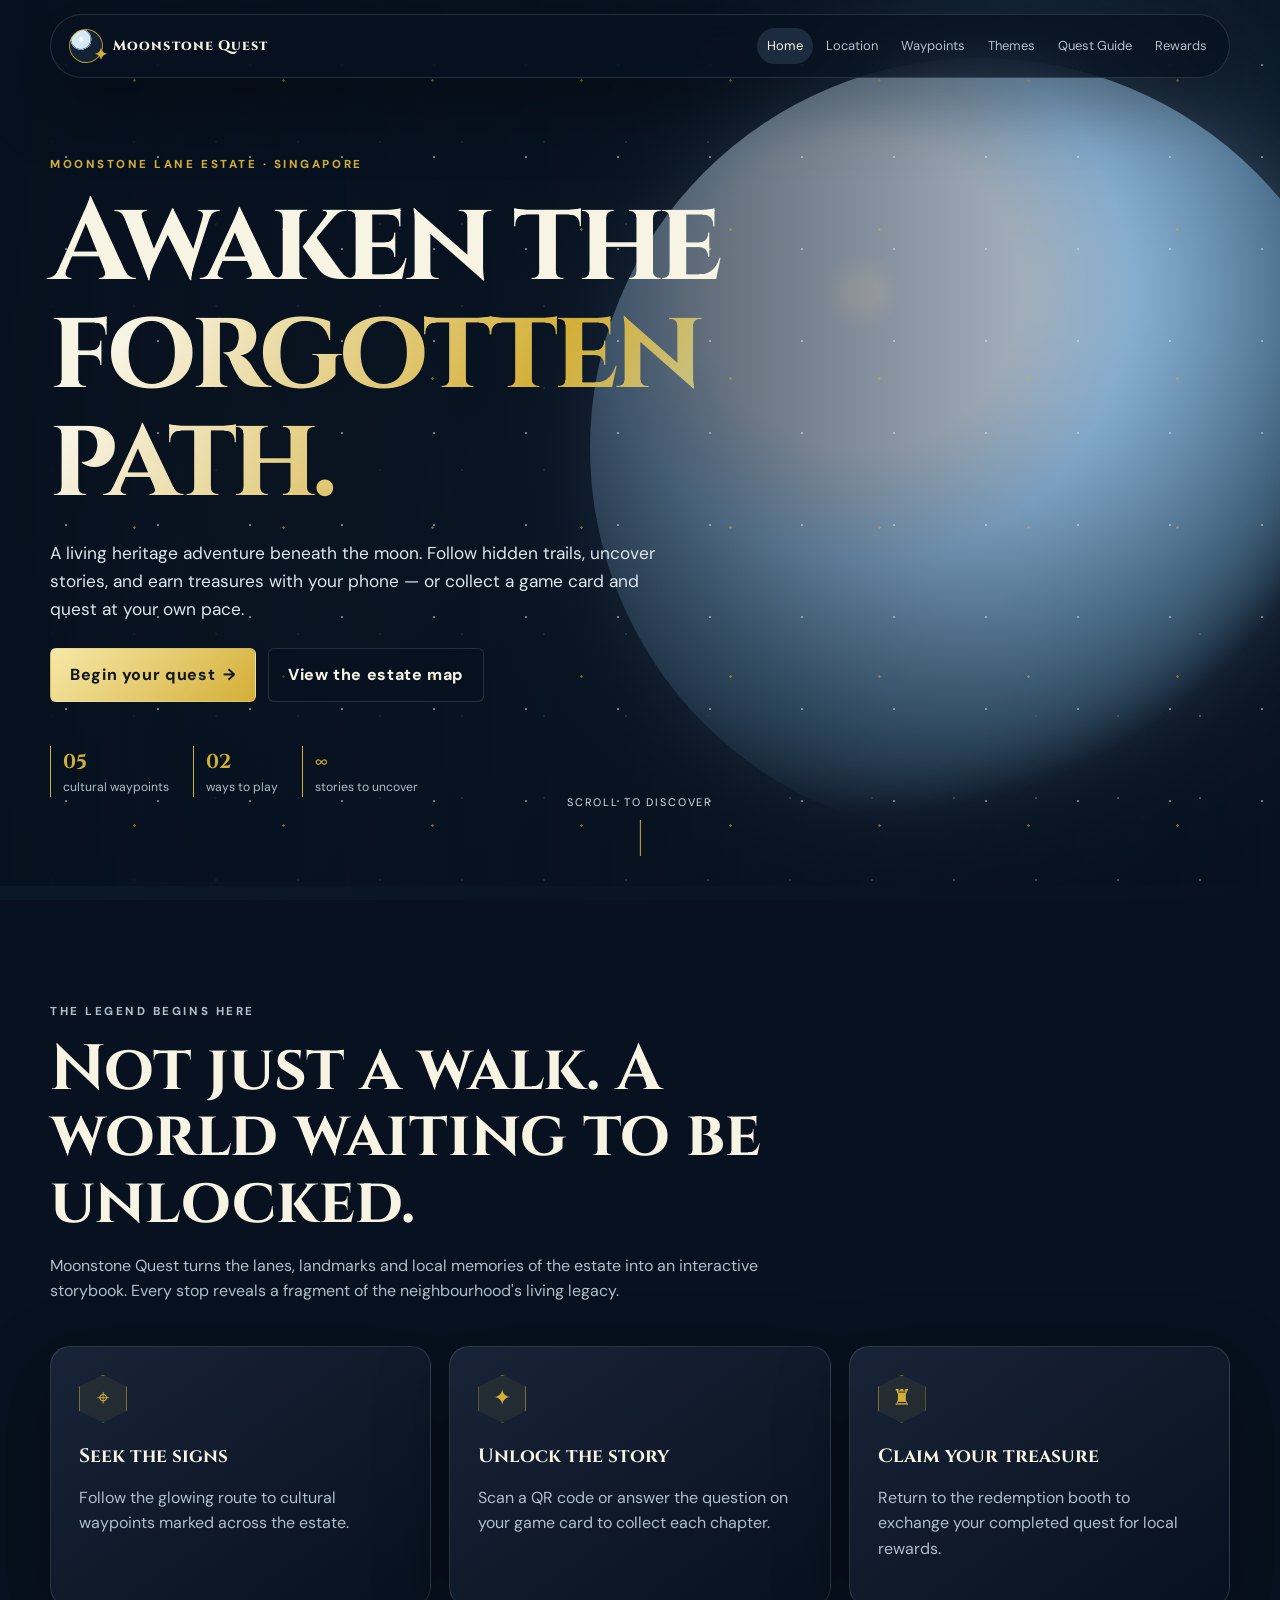
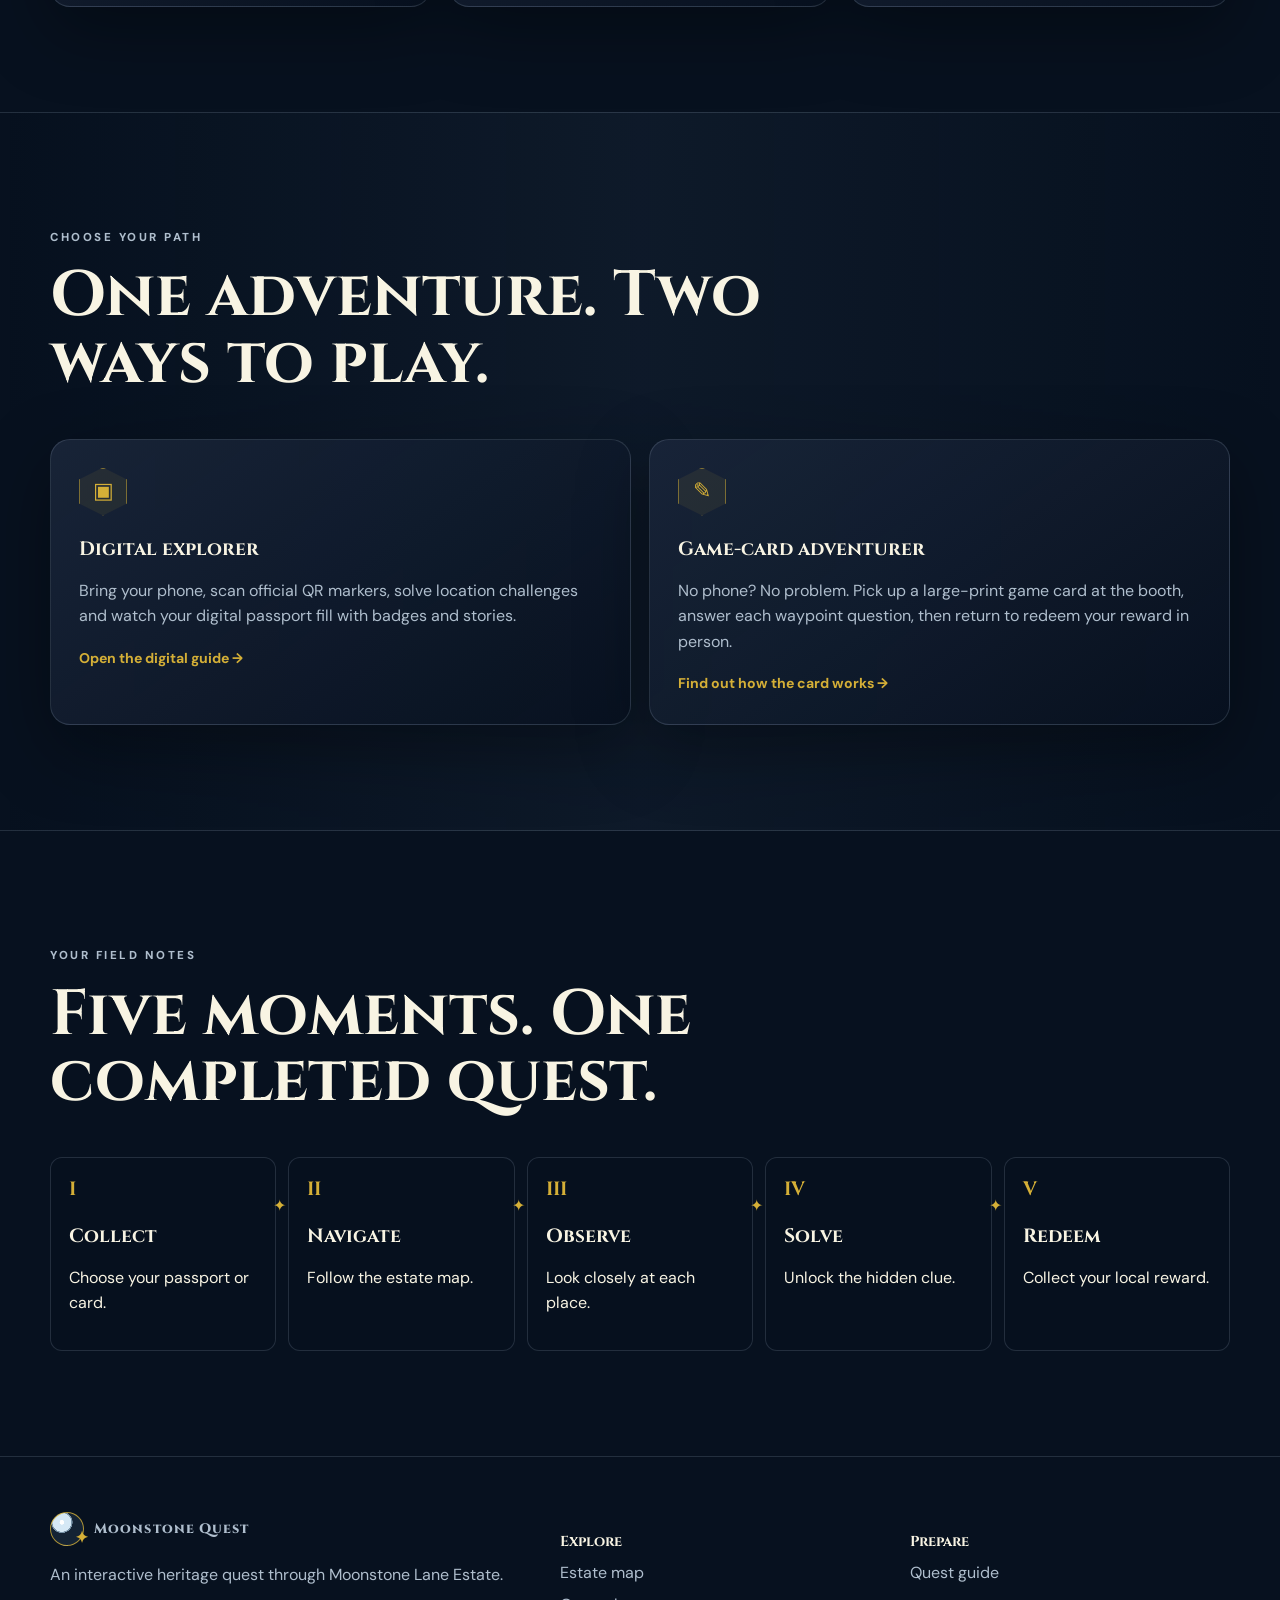
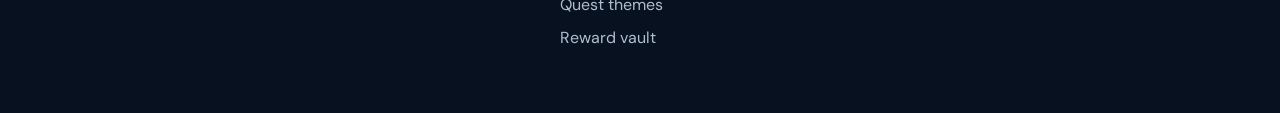
<file: index.html>
<!doctype html><html lang="en"><head><meta charset="utf-8"><meta name="viewport" content="width=device-width,initial-scale=1"><meta name="description" content="Moonstone Quest — a moonlit heritage adventure around Moonstone Lane Estate, Singapore."><title>Moonstone Quest | Heritage Awaits</title><link rel="stylesheet" href="assets/css/styles.css"></head><body><a class="skip-link" href="#main">Skip to content</a><header class="site-header"><div class="container nav-wrap"><a class="brand" href="index.html"><span class="brand-mark" aria-hidden="true"></span>Moonstone Quest</a><button class="menu-button" aria-expanded="false" aria-label="Open navigation">☰</button><nav class="nav-links" aria-label="Primary navigation"><a href="index.html" aria-current="page">Home</a><a href="location.html">Location</a><a href="waypoints.html">Waypoints</a><a href="themes.html">Themes</a><a href="quest.html">Quest Guide</a><a href="rewards.html">Rewards</a></nav></div></header><main id="main"><section class="hero"><div class="stars" aria-hidden="true"></div><div class="moon" aria-hidden="true"></div><div class="container"><p class="eyebrow">Moonstone Lane Estate · Singapore</p><h1>Awaken the <em>forgotten path.</em></h1><p class="hero-copy">A living heritage adventure beneath the moon. Follow hidden trails, uncover stories, and earn treasures with your phone — or collect a game card and quest at your own pace.</p><div class="hero-actions"><a class="button primary" href="quest.html">Begin your quest <span aria-hidden="true">→</span></a><a class="button secondary" href="waypoints.html">View the estate map</a></div><div class="stats"><div class="stat"><strong>05</strong><span>cultural waypoints</span></div><div class="stat"><strong>02</strong><span>ways to play</span></div><div class="stat"><strong>∞</strong><span>stories to uncover</span></div></div></div><div class="scroll-cue">Scroll to discover</div></section><section class="section reveal"><div class="container"><div class="section-head"><p class="eyebrow">The legend begins here</p><h2>Not just a walk. A world waiting to be unlocked.</h2><p>Moonstone Quest turns the lanes, landmarks and local memories of the estate into an interactive storybook. Every stop reveals a fragment of the neighbourhood's living legacy.</p></div><div class="grid-3"><article class="card"><div class="icon">⌖</div><h3>Seek the signs</h3><p>Follow the glowing route to cultural waypoints marked across the estate.</p></article><article class="card"><div class="icon">✦</div><h3>Unlock the story</h3><p>Scan a QR code or answer the question on your game card to collect each chapter.</p></article><article class="card"><div class="icon">♜</div><h3>Claim your treasure</h3><p>Return to the redemption booth to exchange your completed quest for local rewards.</p></article></div></div></section><section class="section alt reveal"><div class="container"><div class="section-head"><p class="eyebrow">Choose your path</p><h2>One adventure. Two ways to play.</h2></div><div class="grid-2"><article class="card"><div class="icon">▣</div><h3>Digital explorer</h3><p>Bring your phone, scan official QR markers, solve location challenges and watch your digital passport fill with badges and stories.</p><a class="card-link" href="quest.html">Open the digital guide →</a></article><article class="card"><div class="icon">✎</div><h3>Game-card adventurer</h3><p>No phone? No problem. Pick up a large-print game card at the booth, answer each waypoint question, then return to redeem your reward in person.</p><a class="card-link" href="quest.html#game-card">Find out how the card works →</a></article></div></div></section><section class="section reveal"><div class="container"><div class="section-head"><p class="eyebrow">Your field notes</p><h2>Five moments. One completed quest.</h2></div><div class="steps"><div class="step"><span class="step-no">I</span><h3>Collect</h3><p>Choose your passport or card.</p></div><div class="step"><span class="step-no">II</span><h3>Navigate</h3><p>Follow the estate map.</p></div><div class="step"><span class="step-no">III</span><h3>Observe</h3><p>Look closely at each place.</p></div><div class="step"><span class="step-no">IV</span><h3>Solve</h3><p>Unlock the hidden clue.</p></div><div class="step"><span class="step-no">V</span><h3>Redeem</h3><p>Collect your local reward.</p></div></div></div></section></main><footer class="footer"><div class="container footer-grid"><div><div class="brand"><span class="brand-mark" aria-hidden="true"></span>Moonstone Quest</div><p>An interactive heritage quest through Moonstone Lane Estate.</p></div><div><h3>Explore</h3><a href="waypoints.html">Estate map</a><a href="themes.html">Quest themes</a><a href="rewards.html">Reward vault</a></div><div><h3>Prepare</h3><a href="quest.html">Quest guide</a></div></div></footer><script src="assets/js/main.js"></script></body></html>
</file>
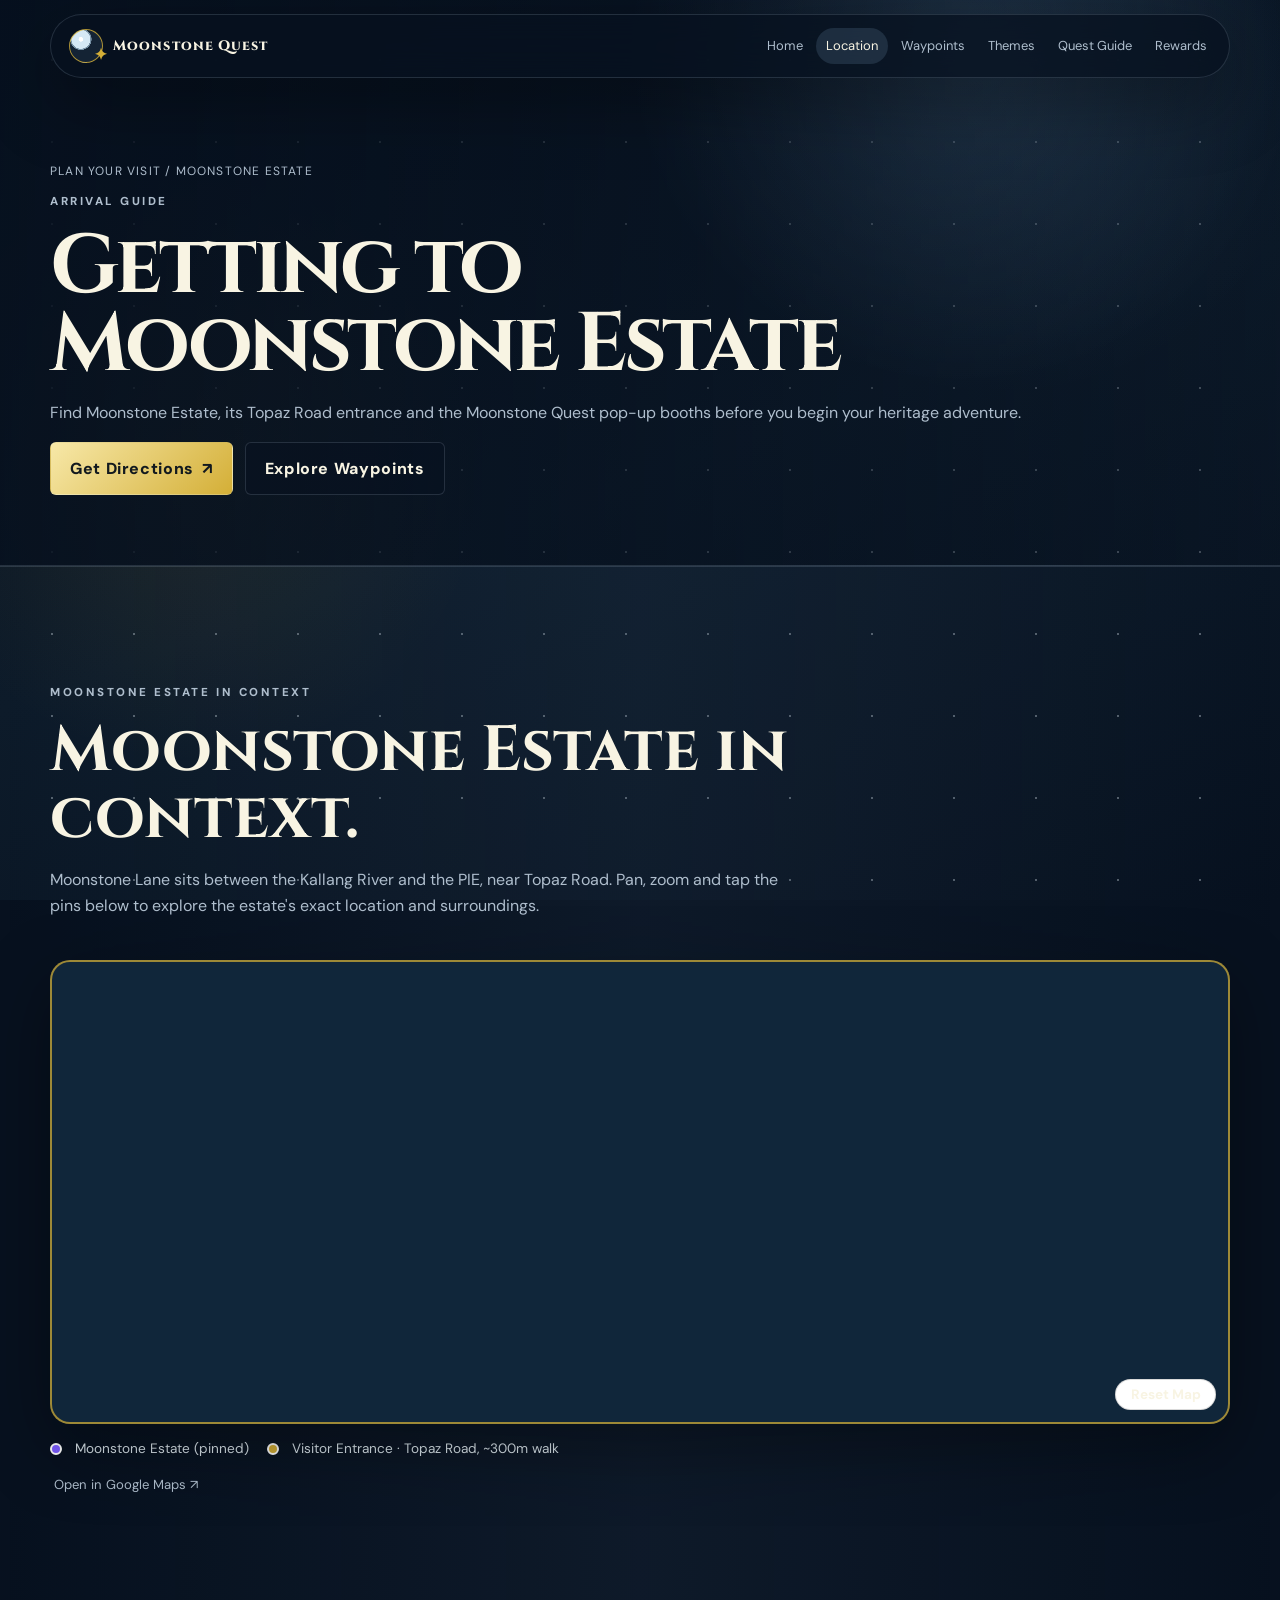
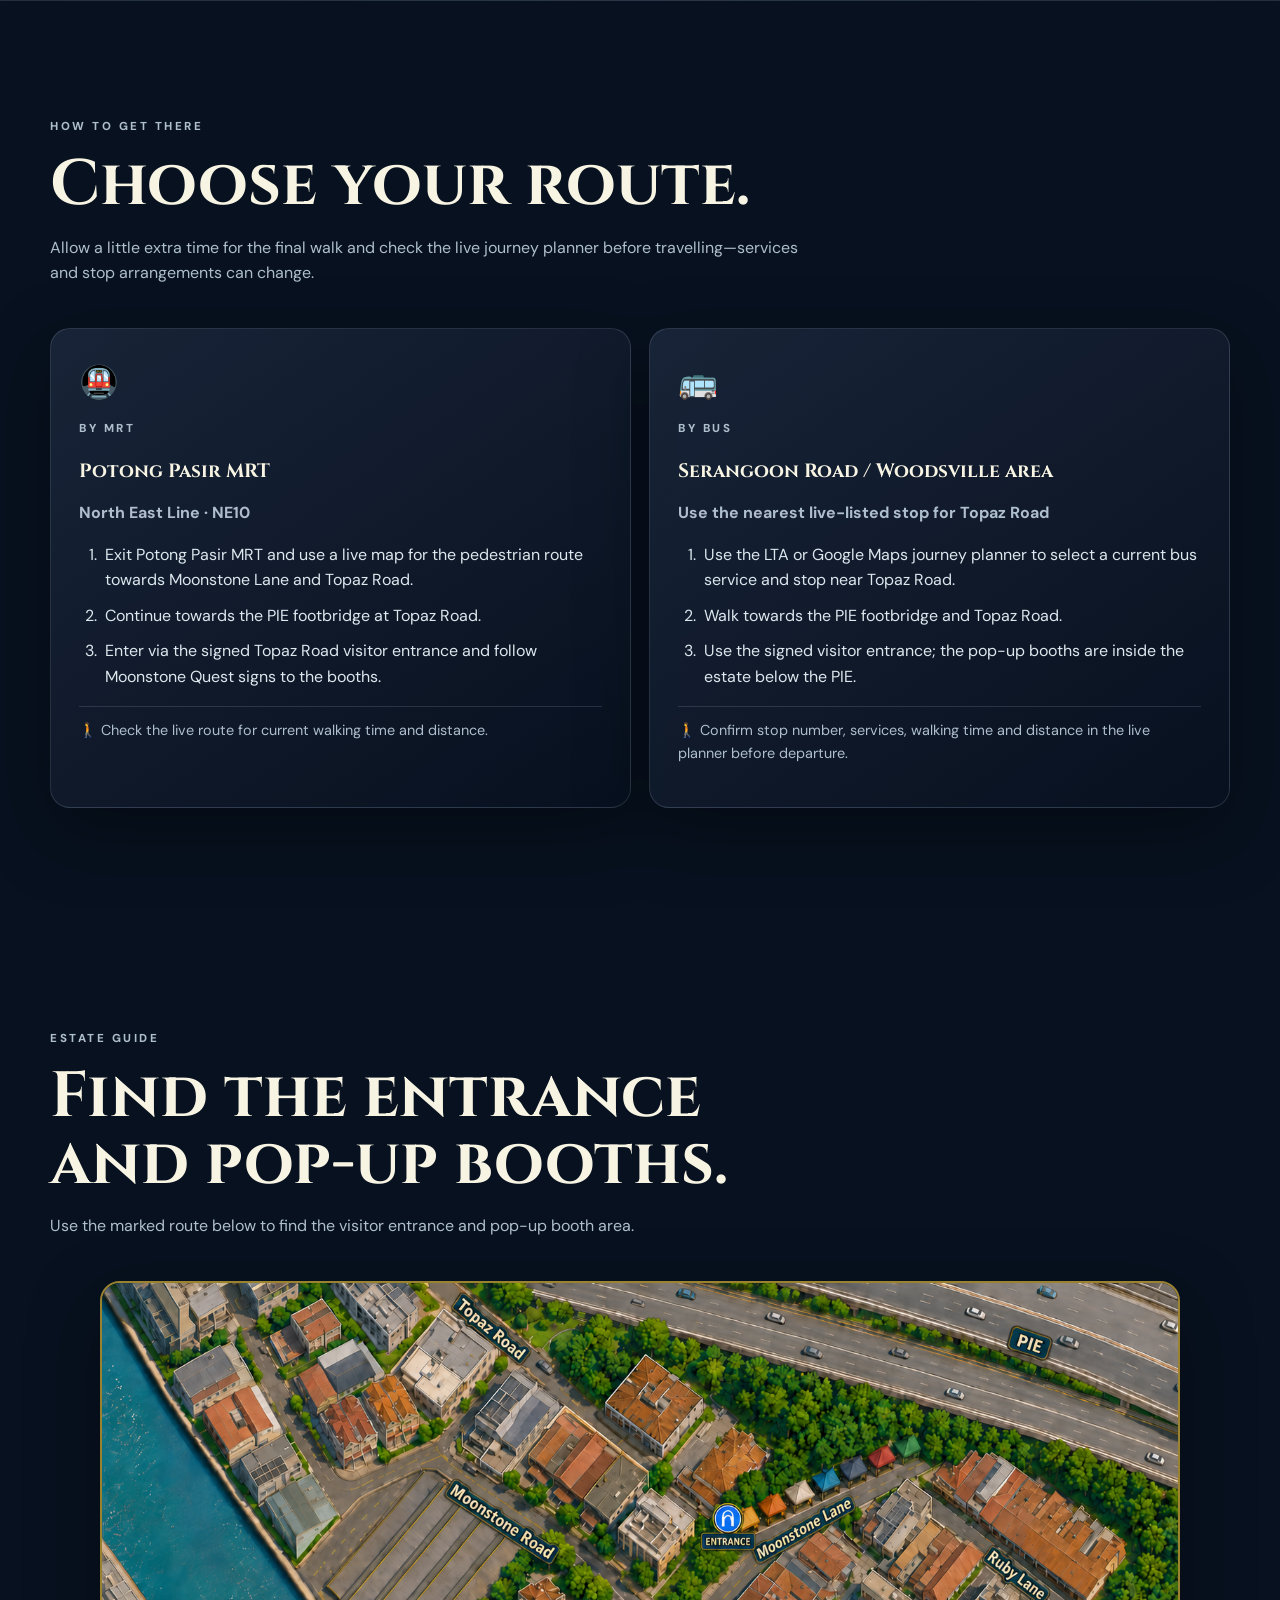
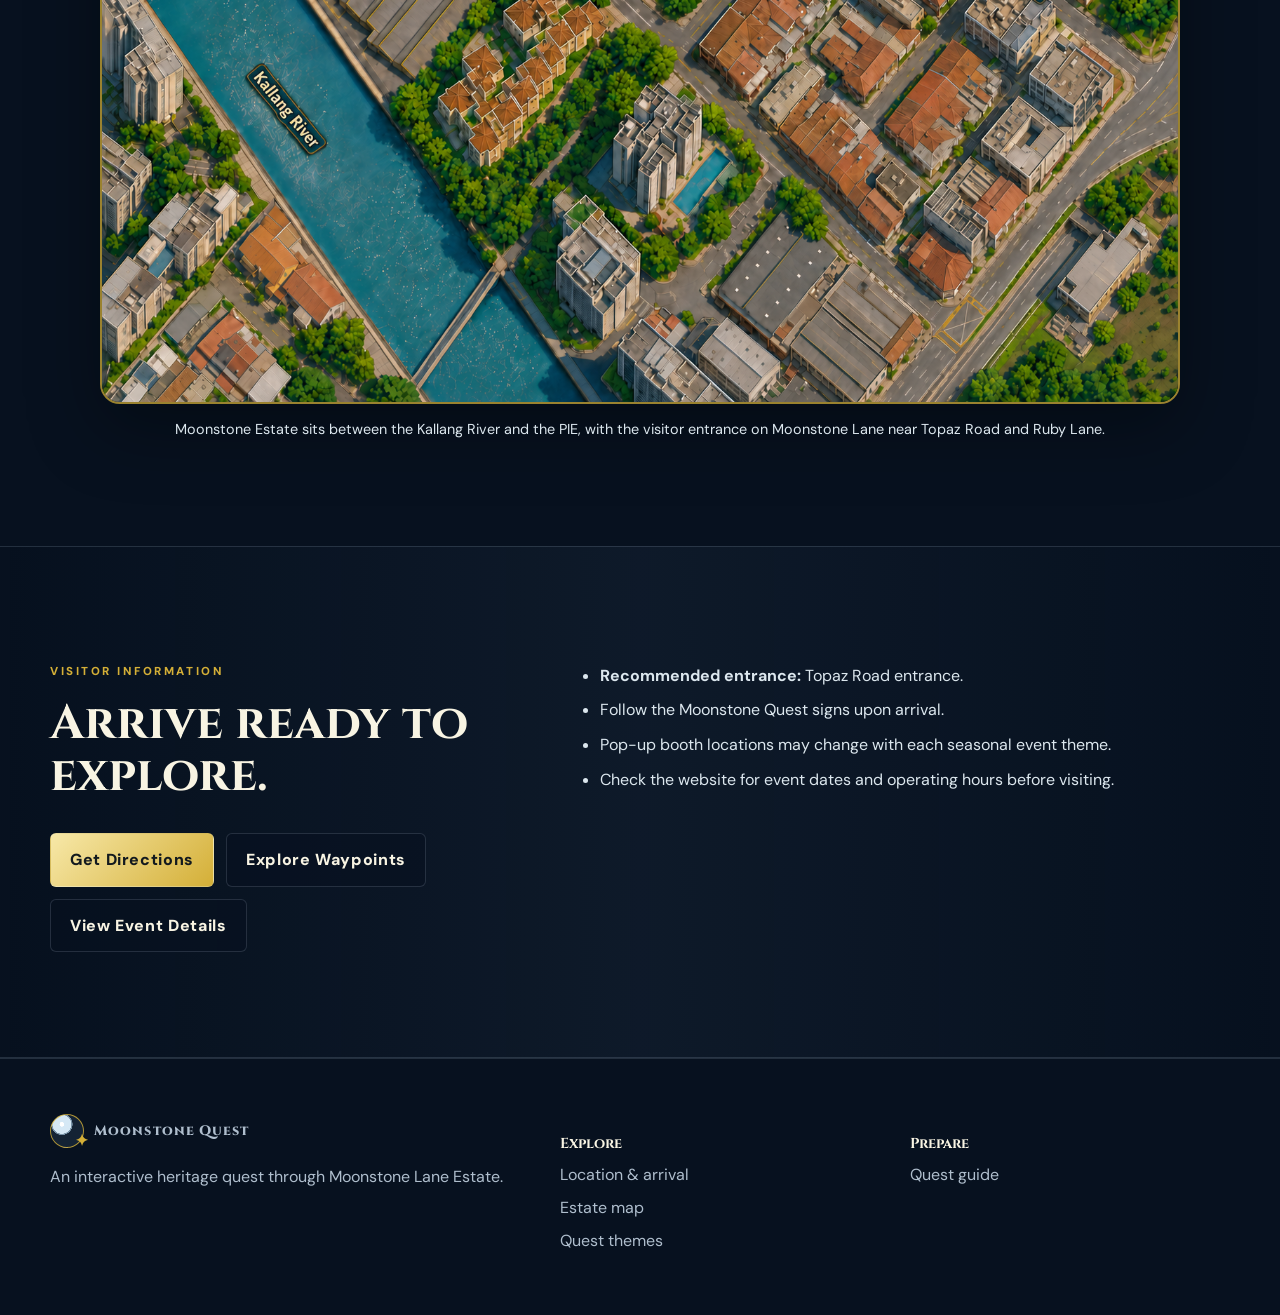
<file: location.html>
<!doctype html>
<html lang="en">
<head>
<meta charset="utf-8">
<meta name="viewport" content="width=device-width,initial-scale=1">
<meta name="description" content="Travel information and visitor entrance details for Moonstone Estate.">
<title>Location | Moonstone Quest</title>
<link rel="stylesheet" href="assets/css/styles.css">
<style>
  /* --- Interactive map (Google Maps embed iframe) --- */
  .location-map-frame { position: relative; }
  .location-map-frame iframe {
    display: block;
    width: 100%;
    height: 460px;
    border: 0;
    border-radius: 12px;
  }

  .location-reset {
    margin-top: 0.6rem;
    border: 1px solid rgba(0,0,0,0.15);
    background: #fff;
    padding: 0.4rem 0.9rem;
    border-radius: 999px;
    cursor: pointer;
    font-size: 0.85rem;
  }
  .location-reset:hover { background: #f4ead1; }

  .map-legend i { display: inline-block; width: 12px; height: 12px; border-radius: 50%; margin-right: 6px; vertical-align: middle; }
  .map-legend .legend-estate   { background: #7c5cff; }
  .map-legend .legend-entrance { background: #d4af37; }
  .map-legend .legend-booth    { background: #2e8b57; }
</style>
</head>
<body>
<a class="skip-link" href="#main">Skip to content</a>
<header class="site-header">
  <div class="container nav-wrap">
    <a class="brand" href="index.html"><span class="brand-mark" aria-hidden="true"></span>Moonstone Quest</a>
    <button class="menu-button" aria-expanded="false" aria-label="Open navigation">☰</button>
    <nav class="nav-links" aria-label="Primary navigation">
      <a href="index.html">Home</a>
      <a href="location.html" aria-current="page">Location</a>
      <a href="waypoints.html">Waypoints</a>
      <a href="themes.html">Themes</a>
      <a href="quest.html">Quest Guide</a>
      <a href="rewards.html">Rewards</a>
    </nav>
  </div>
</header>

<main id="main">
  <section class="page-hero">
    <div class="container">
      <p class="breadcrumb">Plan your visit / Moonstone Estate</p>
      <p class="eyebrow">Arrival guide</p>
      <h1>Getting to Moonstone Estate</h1>
      <p>Find Moonstone Estate, its Topaz Road entrance and the Moonstone Quest pop-up booths before you begin your heritage adventure.</p>
      <div class="hero-actions">
        <a class="button primary" href="https://www.google.com/maps/dir/?api=1&amp;destination=1.3279,103.8649" target="_blank" rel="noopener">Get Directions <span aria-hidden="true">↗</span></a>
        <a class="button secondary" href="waypoints.html">Explore Waypoints</a>
      </div>
    </div>
  </section>

  <section class="section alt">
    <div class="container">
      <div class="section-head">
        <p class="eyebrow">Moonstone Estate in context</p>
        <h2>Moonstone Estate in context.</h2>
        <p>Moonstone Lane sits between the Kallang River and the PIE, near Topaz Road. Pan, zoom and tap the pins below to explore the estate's exact location and surroundings.</p>
      </div>
      <div class="location-map-frame">
        <iframe
          id="location-map"
          title="Interactive map of Moonstone Estate on Moonstone Lane, Singapore"
          src="https://maps.google.com/maps?q=Moonstone+Estate,+Moonstone+Lane,+Singapore+328465&ll=1.3279,103.8649&z=17&output=embed"
          loading="lazy"
          referrerpolicy="no-referrer-when-downgrade"
          allowfullscreen></iframe>
        <button type="button" class="location-reset" id="location-map-reset">Reset Map</button>
      </div>
      <div class="map-legend">
        <span><i class="legend-estate"></i>Moonstone Estate (pinned)</span>
        <span><i class="legend-entrance"></i>Visitor Entrance · Topaz Road, ~300m walk</span>
      </div>
      <p class="map-note"><a href="https://www.google.com/maps/dir/?api=1&amp;destination=1.3279,103.8649" target="_blank" rel="noopener">Open in Google Maps ↗</a></p>
    </div>
  </section>

  <section class="section">
    <div class="container">
      <div class="section-head">
        <p class="eyebrow">How to get there</p>
        <h2>Choose your route.</h2>
        <p>Allow a little extra time for the final walk and check the live journey planner before travelling—services and stop arrangements can change.</p>
      </div>
      <div class="grid-2 travel-grid">
        <article class="card travel-card">
          <div class="travel-icon" aria-hidden="true">🚇</div>
          <p class="eyebrow">By MRT</p>
          <h3>Potong Pasir MRT</h3>
          <p><strong>North East Line · NE10</strong></p>
          <ol>
            <li>Exit Potong Pasir MRT and use a live map for the pedestrian route towards Moonstone Lane and Topaz Road.</li>
            <li>Continue towards the PIE footbridge at Topaz Road.</li>
            <li>Enter via the signed Topaz Road visitor entrance and follow Moonstone Quest signs to the booths.</li>
          </ol>
          <p class="travel-time">🚶 Check the live route for current walking time and distance.</p>
        </article>
        <article class="card travel-card">
          <div class="travel-icon" aria-hidden="true">🚌</div>
          <p class="eyebrow">By bus</p>
          <h3>Serangoon Road / Woodsville area</h3>
          <p><strong>Use the nearest live-listed stop for Topaz Road</strong></p>
          <ol>
            <li>Use the LTA or Google Maps journey planner to select a current bus service and stop near Topaz Road.</li>
            <li>Walk towards the PIE footbridge and Topaz Road.</li>
            <li>Use the signed visitor entrance; the pop-up booths are inside the estate below the PIE.</li>
          </ol>
          <p class="travel-time">🚶 Confirm stop number, services, walking time and distance in the live planner before departure.</p>
        </article>
      </div>
    </div>
  </section>

  <section class="section">
    <div class="container">
      <div class="section-head">
        <p class="eyebrow">Estate guide</p>
        <h2>Find the entrance and pop-up booths.</h2>
        <p>Use the marked route below to find the visitor entrance and pop-up booth area.</p>
      </div>
      <figure class="entrance-booths-map">
        <a href="assets/images/moonstone-entrance-booths-map.png" target="_blank" rel="noopener" aria-label="Open a larger version of the entrance and pop-up booths map">
          <img src="assets/images/moonstone-entrance-booths-map.png" alt="Illustrated aerial map of Moonstone Estate showing Topaz Road, Moonstone Road, Moonstone Lane, Ruby Lane, the Kallang River and the visitor entrance." width="1534" height="1025">
        </a>
        <figcaption>Moonstone Estate sits between the Kallang River and the PIE, with the visitor entrance on Moonstone Lane near Topaz Road and Ruby Lane.</figcaption>
      </figure>
    </div>
  </section>

  <section class="section alt">
    <div class="container visitor-info">
      <div>
        <p class="eyebrow">Visitor information</p>
        <h2>Arrive ready to explore.</h2>
      </div>
      <ul>
        <li><strong>Recommended entrance:</strong> Topaz Road entrance.</li>
        <li>Follow the Moonstone Quest signs upon arrival.</li>
        <li>Pop-up booth locations may change with each seasonal event theme.</li>
        <li>Check the website for event dates and operating hours before visiting.</li>
      </ul>
      <div class="hero-actions">
        <a class="button primary" href="https://www.google.com/maps/dir/?api=1&amp;destination=1.3279,103.8649" target="_blank" rel="noopener">Get Directions</a>
        <a class="button secondary" href="waypoints.html">Explore Waypoints</a>
        <a class="button secondary" href="themes.html">View Event Details</a>
      </div>
    </div>
  </section>
</main>

<footer class="footer">
  <div class="container footer-grid">
    <div>
      <div class="brand"><span class="brand-mark" aria-hidden="true"></span>Moonstone Quest</div>
      <p>An interactive heritage quest through Moonstone Lane Estate.</p>
    </div>
    <div>
      <h3>Explore</h3>
      <a href="location.html">Location &amp; arrival</a>
      <a href="waypoints.html">Estate map</a>
      <a href="themes.html">Quest themes</a>
    </div>
    <div>
      <h3>Prepare</h3>
      <a href="quest.html">Quest guide</a>
    </div>
  </div>
</footer>

<script src="assets/js/main.js"></script>
<script>
(function () {
  var mapFrame = document.getElementById('location-map');
  var resetBtn = document.getElementById('location-map-reset');
  if (!mapFrame || !resetBtn) return;

  var defaultSrc = mapFrame.getAttribute('src');
  resetBtn.addEventListener('click', function () {
    // Reloading the src is the only way to reset pan/zoom state inside the embed.
    mapFrame.setAttribute('src', defaultSrc);
  });
})();
</script>
</body>
</html>
</file>
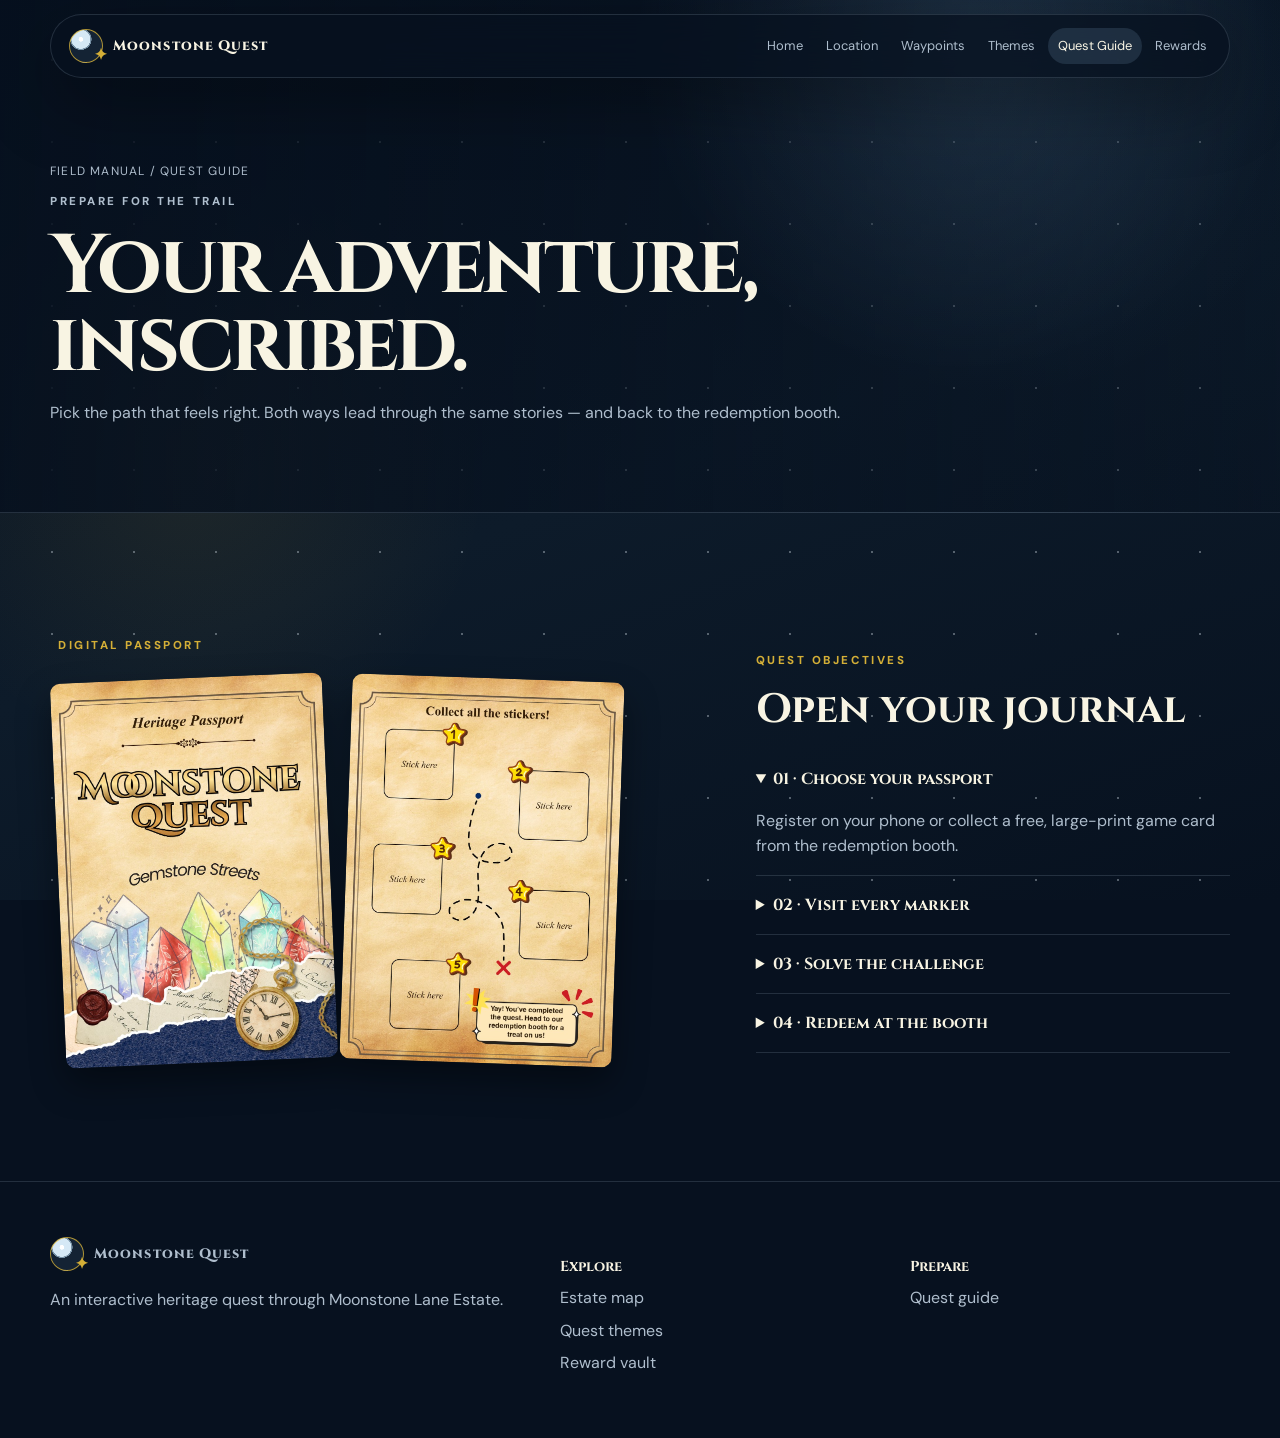
<file: quest.html>
<!doctype html><html lang="en"><head><meta charset="utf-8"><meta name="viewport" content="width=device-width,initial-scale=1"><title>Quest Guide | Moonstone Quest</title><link rel="stylesheet" href="assets/css/styles.css"></head><body><a class="skip-link" href="#main">Skip to content</a><header class="site-header"><div class="container nav-wrap"><a class="brand" href="index.html"><span class="brand-mark"></span>Moonstone Quest</a><button class="menu-button" aria-expanded="false" aria-label="Open navigation">☰</button><nav class="nav-links" aria-label="Primary navigation"><a href="index.html">Home</a><a href="location.html">Location</a><a href="waypoints.html">Waypoints</a><a href="themes.html">Themes</a><a href="quest.html" aria-current="page">Quest Guide</a><a href="rewards.html">Rewards</a></nav></div></header><main id="main"><section class="page-hero"><div class="container"><p class="breadcrumb">Field manual / Quest guide</p><p class="eyebrow">Prepare for the trail</p><h1>Your adventure, inscribed.</h1><p>Pick the path that feels right. Both ways lead through the same stories — and back to the redemption booth.</p></div></section><section class="section"><div class="container quest-passport-layout reveal"><article class="journal"><div class="journal-inner"><p class="eyebrow" style="color:#80632e">Digital passport</p><div class="passport-spread"><img class="passport-page passport-cover" src="assets/images/heritage-passport-cover.jpg" alt="Moonstone Quest Heritage Passport cover, illustrated for the Gemstone Streets theme" loading="lazy" width="900" height="1273"><img class="passport-page passport-stickers" src="assets/images/sticker-collection-sheet.jpg" alt="Sticker collection page from the Heritage Passport — five numbered spaces to stick a sticker at each waypoint" loading="lazy" width="900" height="1273"></div></div></article><section class="quest-objectives" aria-labelledby="quest-objectives-heading"><p class="eyebrow">Quest objectives</p><h2 id="quest-objectives-heading">Open your journal</h2><details class="objective" open><summary>01 · Choose your passport</summary><p>Register on your phone or collect a free, large-print game card from the redemption booth.</p></details><details class="objective"><summary>02 · Visit every marker</summary><p>Use the map to find all five cultural waypoints at your own pace.</p></details><details class="objective"><summary>03 · Solve the challenge</summary><p>Scan and submit your answer, or write it clearly on your game card.</p></details><details class="objective" id="game-card"><summary>04 · Redeem at the booth</summary><p>Show your digital passport or hand in your completed game card to the quest steward for reward eligibility.</p></details></section></div></section></main><footer class="footer"><div class="container footer-grid"><div><div class="brand"><span class="brand-mark"></span>Moonstone Quest</div><p>An interactive heritage quest through Moonstone Lane Estate.</p></div><div><h3>Explore</h3><a href="waypoints.html">Estate map</a><a href="themes.html">Quest themes</a><a href="rewards.html">Reward vault</a></div><div><h3>Prepare</h3><a href="quest.html">Quest guide</a></div></div></footer><script src="assets/js/main.js"></script></body></html>
</file>
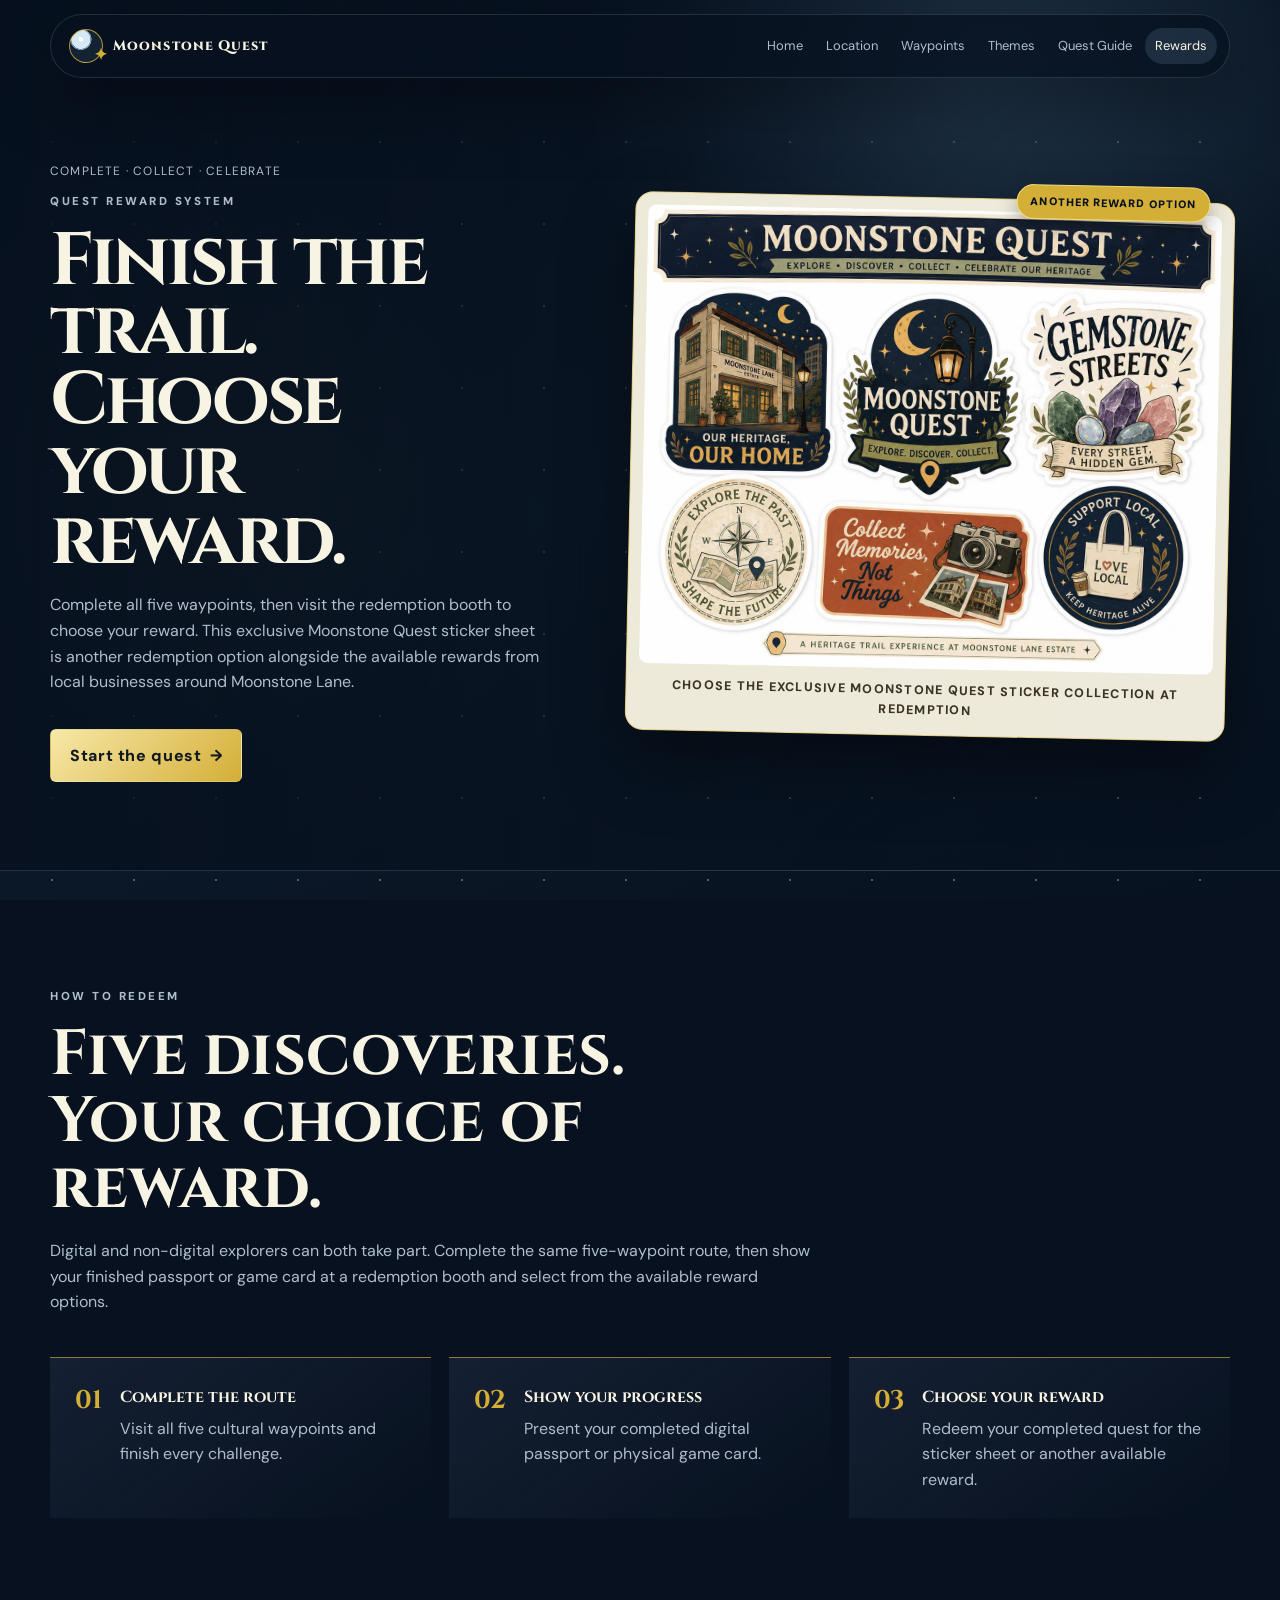
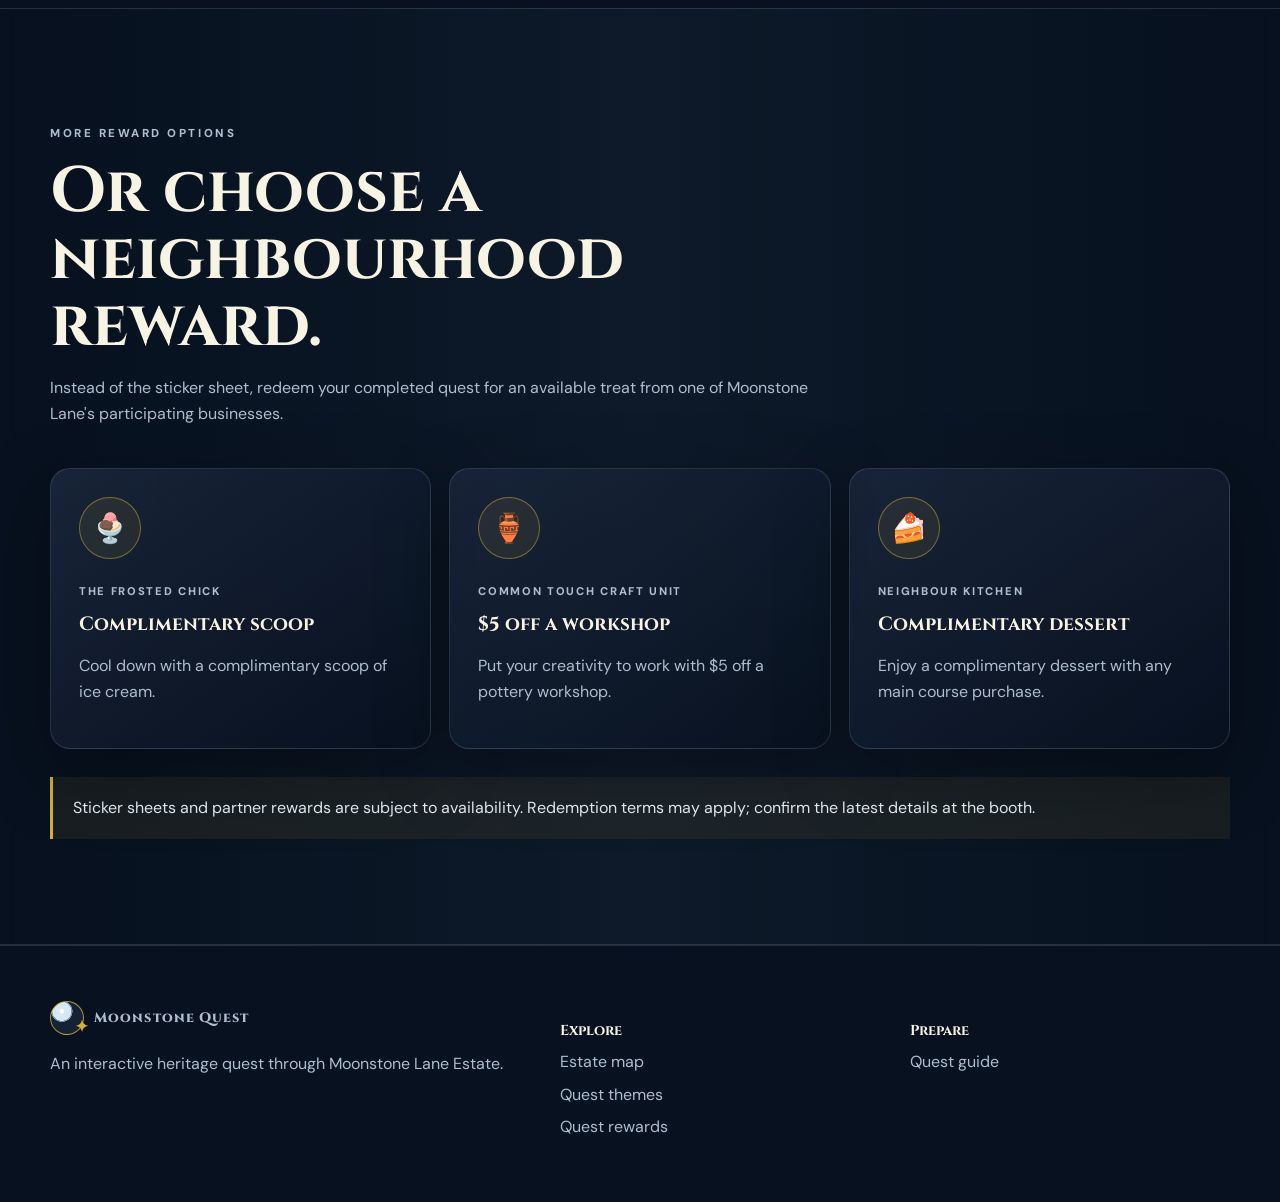
<file: rewards.html>
<!doctype html>
<html lang="en">
<head>
  <meta charset="utf-8">
  <meta name="viewport" content="width=device-width,initial-scale=1">
  <meta name="description" content="Complete all five Moonstone Quest waypoints, then choose an exclusive sticker sheet or an available reward at the redemption booth.">
  <title>Quest Rewards | Moonstone Quest</title>
  <link rel="stylesheet" href="assets/css/styles.css">
</head>
<body>
  <a class="skip-link" href="#main">Skip to content</a>
  <header class="site-header"><div class="container nav-wrap">
    <a class="brand" href="index.html"><span class="brand-mark" aria-hidden="true"></span>Moonstone Quest</a>
    <button class="menu-button" aria-expanded="false" aria-label="Open navigation">☰</button>
    <nav class="nav-links" aria-label="Primary navigation"><a href="index.html">Home</a><a href="location.html">Location</a><a href="waypoints.html">Waypoints</a><a href="themes.html">Themes</a><a href="quest.html">Quest Guide</a><a href="rewards.html" aria-current="page">Rewards</a></nav>
  </div></header>
  <main id="main">
    <section class="page-hero reward-hero"><div class="container reward-hero-grid">
      <div><p class="breadcrumb">Complete · Collect · Celebrate</p><p class="eyebrow">Quest reward system</p><h1>Finish the trail. Choose your reward.</h1><p>Complete all five waypoints, then visit the redemption booth to choose your reward. This exclusive Moonstone Quest sticker sheet is another redemption option alongside the available rewards from local businesses around Moonstone Lane.</p><a class="button primary" href="quest.html">Start the quest <span aria-hidden="true">→</span></a></div>
      <figure class="sticker-preview"><span class="reward-option-label">Another reward option</span><img src="assets/images/sticker.jpg" alt="Moonstone Quest reward sticker sheet featuring seven heritage, gemstone, exploration and support-local designs"><figcaption>Choose the exclusive Moonstone Quest sticker collection at redemption</figcaption></figure>
    </div></section>
    <section class="section reward-how reveal"><div class="container">
      <div class="section-head"><p class="eyebrow">How to redeem</p><h2>Five discoveries. Your choice of reward.</h2><p>Digital and non-digital explorers can both take part. Complete the same five-waypoint route, then show your finished passport or game card at a redemption booth and select from the available reward options.</p></div>
      <div class="reward-steps">
        <article><span>01</span><div><h3>Complete the route</h3><p>Visit all five cultural waypoints and finish every challenge.</p></div></article>
        <article><span>02</span><div><h3>Show your progress</h3><p>Present your completed digital passport or physical game card.</p></div></article>
        <article><span>03</span><div><h3>Choose your reward</h3><p>Redeem your completed quest for the sticker sheet or another available reward.</p></div></article>
      </div>
    </div></section>
    <section class="section alt local-rewards reveal"><div class="container">
      <div class="section-head"><p class="eyebrow">More reward options</p><h2>Or choose a neighbourhood reward.</h2><p>Instead of the sticker sheet, redeem your completed quest for an available treat from one of Moonstone Lane's participating businesses.</p></div>
      <div class="grid-3">
        <article class="card partner-reward"><span class="partner-icon" aria-hidden="true">🍨</span><p class="rarity">THE FROSTED CHICK</p><h3>Complimentary scoop</h3><p>Cool down with a complimentary scoop of ice cream.</p></article>
        <article class="card partner-reward"><span class="partner-icon" aria-hidden="true">🏺</span><p class="rarity">COMMON TOUCH CRAFT UNIT</p><h3>$5 off a workshop</h3><p>Put your creativity to work with $5 off a pottery workshop.</p></article>
        <article class="card partner-reward"><span class="partner-icon" aria-hidden="true">🍰</span><p class="rarity">NEIGHBOUR KITCHEN</p><h3>Complimentary dessert</h3><p>Enjoy a complimentary dessert with any main course purchase.</p></article>
      </div>
      <p class="notice">Sticker sheets and partner rewards are subject to availability. Redemption terms may apply; confirm the latest details at the booth.</p>
    </div></section>
  </main>
  <footer class="footer"><div class="container footer-grid"><div><div class="brand"><span class="brand-mark" aria-hidden="true"></span>Moonstone Quest</div><p>An interactive heritage quest through Moonstone Lane Estate.</p></div><div><h3>Explore</h3><a href="waypoints.html">Estate map</a><a href="themes.html">Quest themes</a><a href="rewards.html">Quest rewards</a></div><div><h3>Prepare</h3><a href="quest.html">Quest guide</a></div></div></footer>
  <script src="assets/js/main.js"></script>
</body>
</html>
</file>
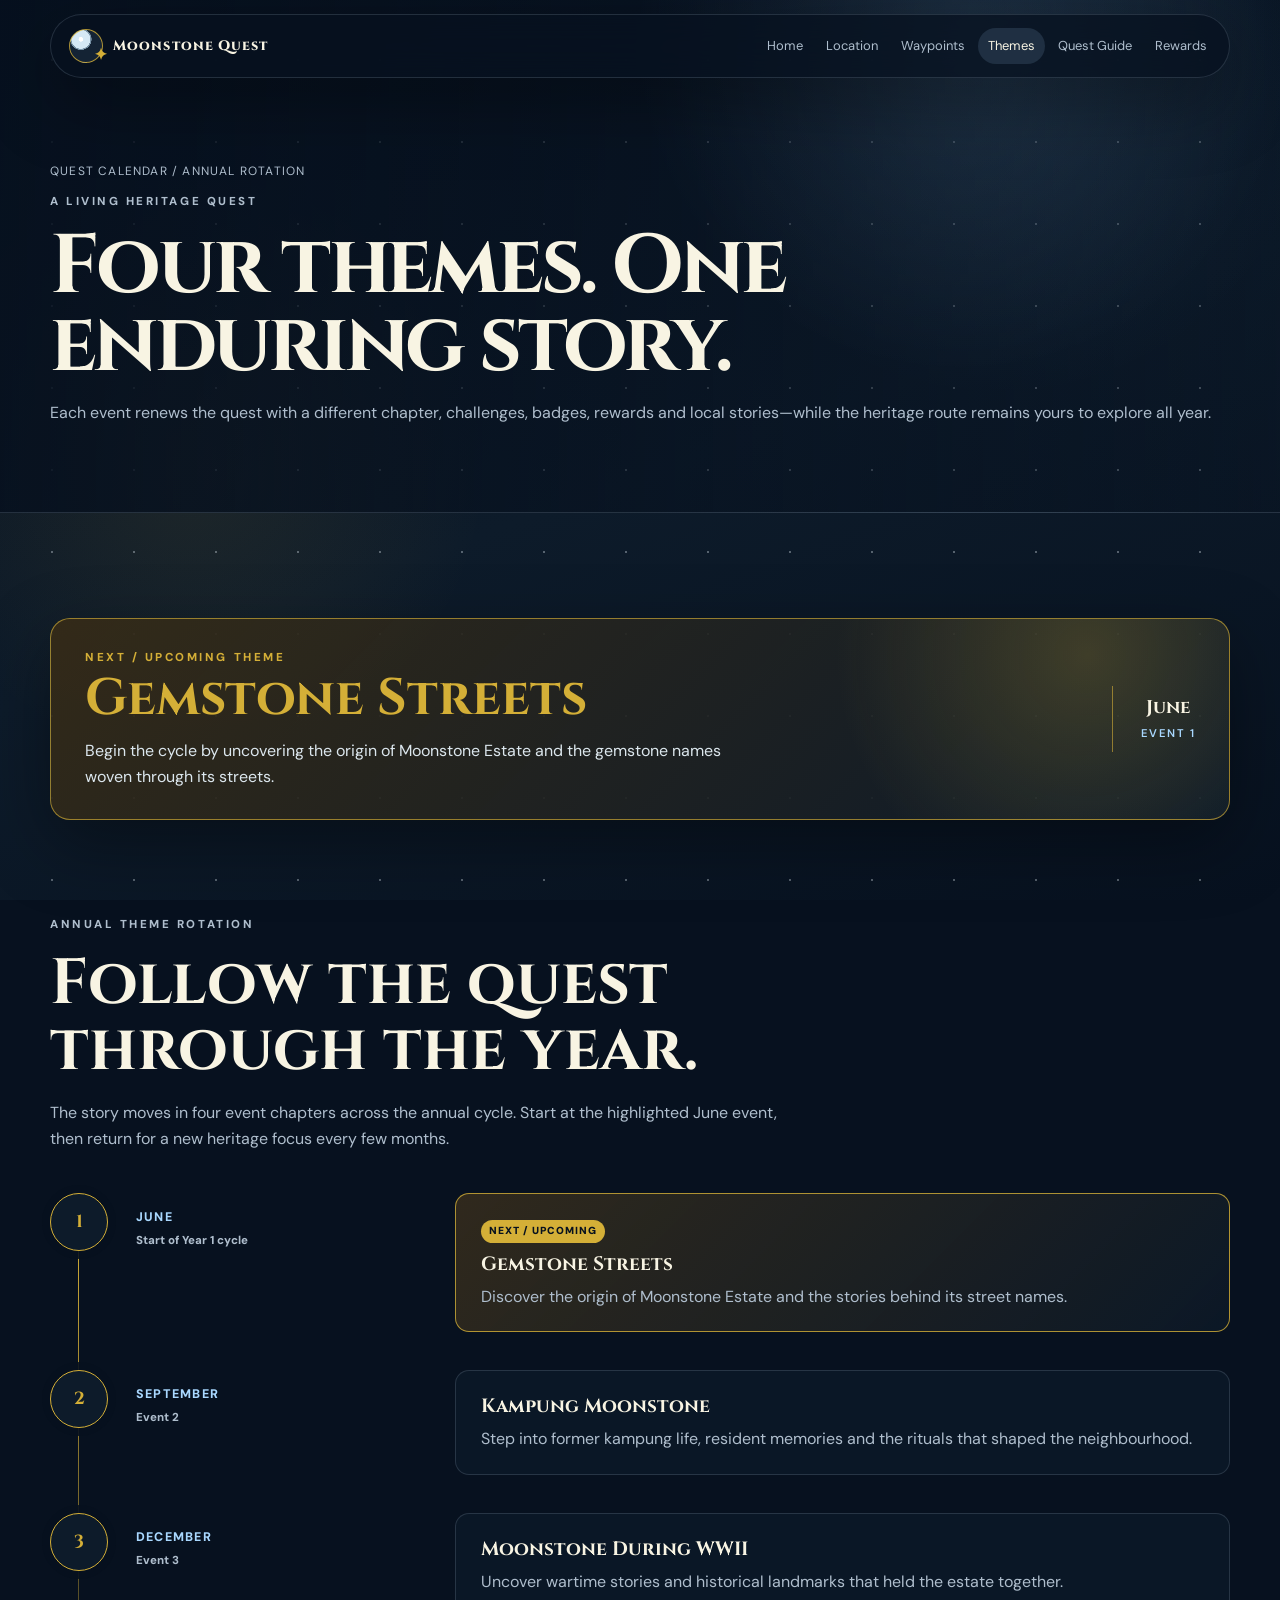
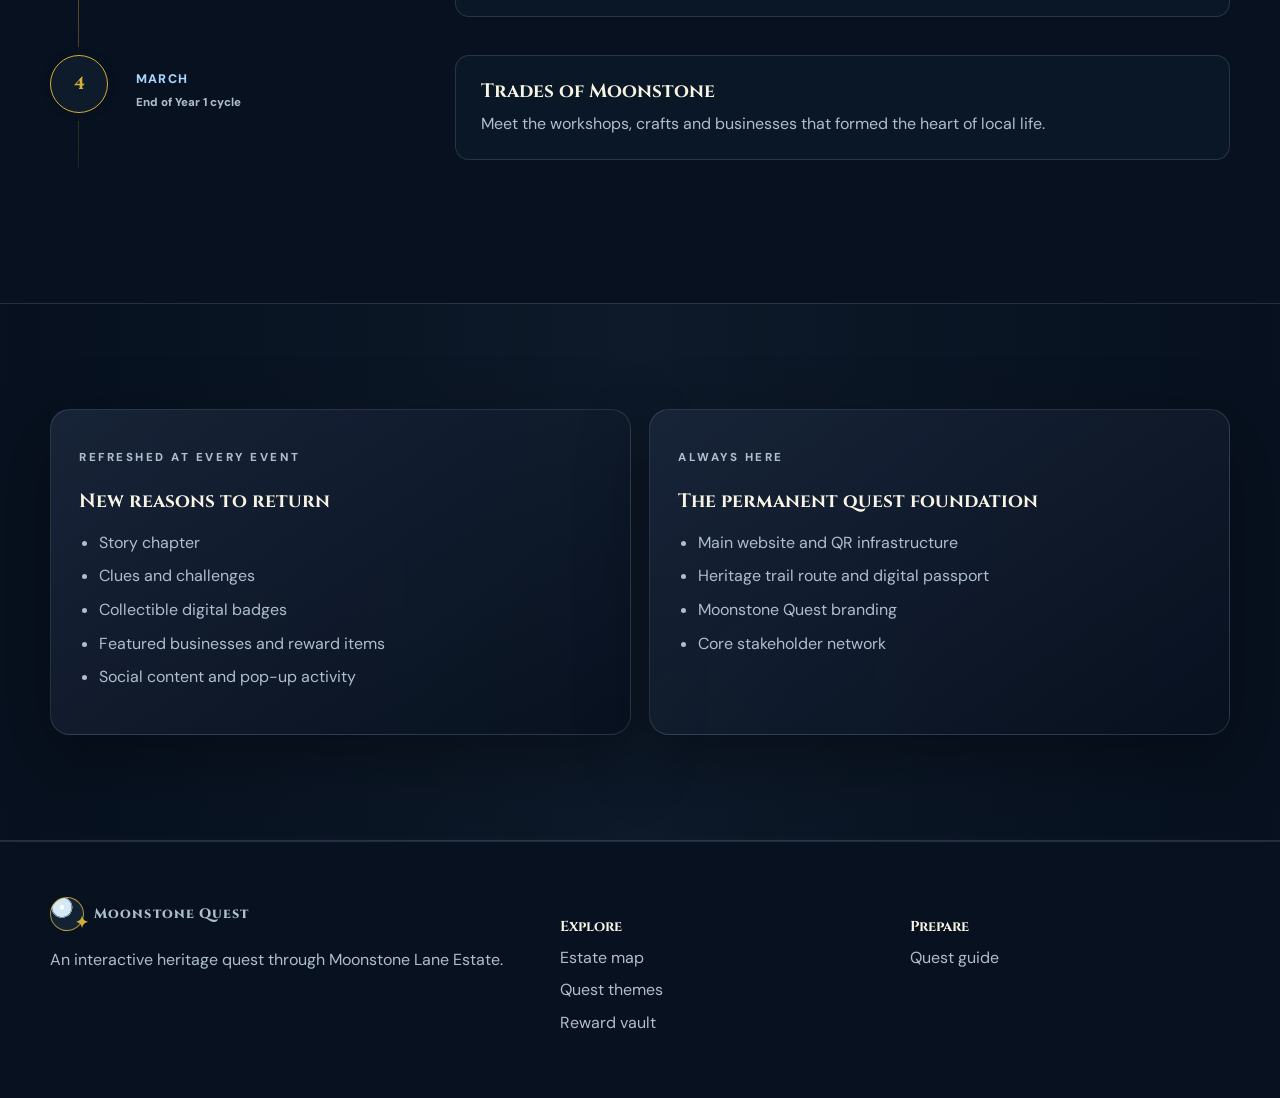
<file: themes.html>
<!doctype html>
<html lang="en">
<head><meta charset="utf-8"><meta name="viewport" content="width=device-width,initial-scale=1"><meta name="description" content="Moonstone Quest annual theme rotation."><title>Quest Themes | Moonstone Quest</title><link rel="stylesheet" href="assets/css/styles.css"></head>
<body>
<a class="skip-link" href="#main">Skip to content</a>
<header class="site-header"><div class="container nav-wrap"><a class="brand" href="index.html"><span class="brand-mark" aria-hidden="true"></span>Moonstone Quest</a><button class="menu-button" aria-expanded="false" aria-label="Open navigation">☰</button><nav class="nav-links" aria-label="Primary navigation"><a href="index.html">Home</a><a href="location.html">Location</a><a href="waypoints.html">Waypoints</a><a href="themes.html" aria-current="page">Themes</a><a href="quest.html">Quest Guide</a><a href="rewards.html">Rewards</a></nav></div></header>
<main id="main">
  <section class="page-hero"><div class="container"><p class="breadcrumb">Quest calendar / Annual rotation</p><p class="eyebrow">A living heritage quest</p><h1>Four themes. One enduring story.</h1><p>Each event renews the quest with a different chapter, challenges, badges, rewards and local stories—while the heritage route remains yours to explore all year.</p></div></section>
  <section class="section"><div class="container">
    <div class="upcoming-card reveal"><div><p class="eyebrow">Next / upcoming theme</p><h2>Gemstone Streets</h2><p>Begin the cycle by uncovering the origin of Moonstone Estate and the gemstone names woven through its streets.</p></div><span class="upcoming-date">June<br><small>Event 1</small></span></div>
    <div class="section-head"><p class="eyebrow">Annual theme rotation</p><h2>Follow the quest through the year.</h2><p>The story moves in four event chapters across the annual cycle. Start at the highlighted June event, then return for a new heritage focus every few months.</p></div>
    <ol class="theme-timeline reveal" aria-label="Annual quest theme timeline">
      <li class="theme-event is-upcoming"><div class="timeline-marker" aria-hidden="true">1</div><div class="event-period">JUNE <span>Start of Year 1 cycle</span></div><article><span class="status-pill">NEXT / UPCOMING</span><h3>Gemstone Streets</h3><p>Discover the origin of Moonstone Estate and the stories behind its street names.</p></article></li>
      <li class="theme-event"><div class="timeline-marker" aria-hidden="true">2</div><div class="event-period">SEPTEMBER <span>Event 2</span></div><article><h3>Kampung Moonstone</h3><p>Step into former kampung life, resident memories and the rituals that shaped the neighbourhood.</p></article></li>
      <li class="theme-event"><div class="timeline-marker" aria-hidden="true">3</div><div class="event-period">DECEMBER <span>Event 3</span></div><article><h3>Moonstone During WWII</h3><p>Uncover wartime stories and historical landmarks that held the estate together.</p></article></li>
      <li class="theme-event"><div class="timeline-marker" aria-hidden="true">4</div><div class="event-period">MARCH <span>End of Year 1 cycle</span></div><article><h3>Trades of Moonstone</h3><p>Meet the workshops, crafts and businesses that formed the heart of local life.</p></article></li>
    </ol>
  </div></section>
  <section class="section alt"><div class="container grid-2 reveal"><article class="card"><p class="eyebrow">Refreshed at every event</p><h3>New reasons to return</h3><ul class="feature-list"><li>Story chapter</li><li>Clues and challenges</li><li>Collectible digital badges</li><li>Featured businesses and reward items</li><li>Social content and pop-up activity</li></ul></article><article class="card"><p class="eyebrow">Always here</p><h3>The permanent quest foundation</h3><ul class="feature-list"><li>Main website and QR infrastructure</li><li>Heritage trail route and digital passport</li><li>Moonstone Quest branding</li><li>Core stakeholder network</li></ul></article></div></section>
</main>
<footer class="footer"><div class="container footer-grid"><div><div class="brand"><span class="brand-mark" aria-hidden="true"></span>Moonstone Quest</div><p>An interactive heritage quest through Moonstone Lane Estate.</p></div><div><h3>Explore</h3><a href="waypoints.html">Estate map</a><a href="themes.html">Quest themes</a><a href="rewards.html">Reward vault</a></div><div><h3>Prepare</h3><a href="quest.html">Quest guide</a></div></div></footer><script src="assets/js/main.js"></script>
</body></html>
</file>
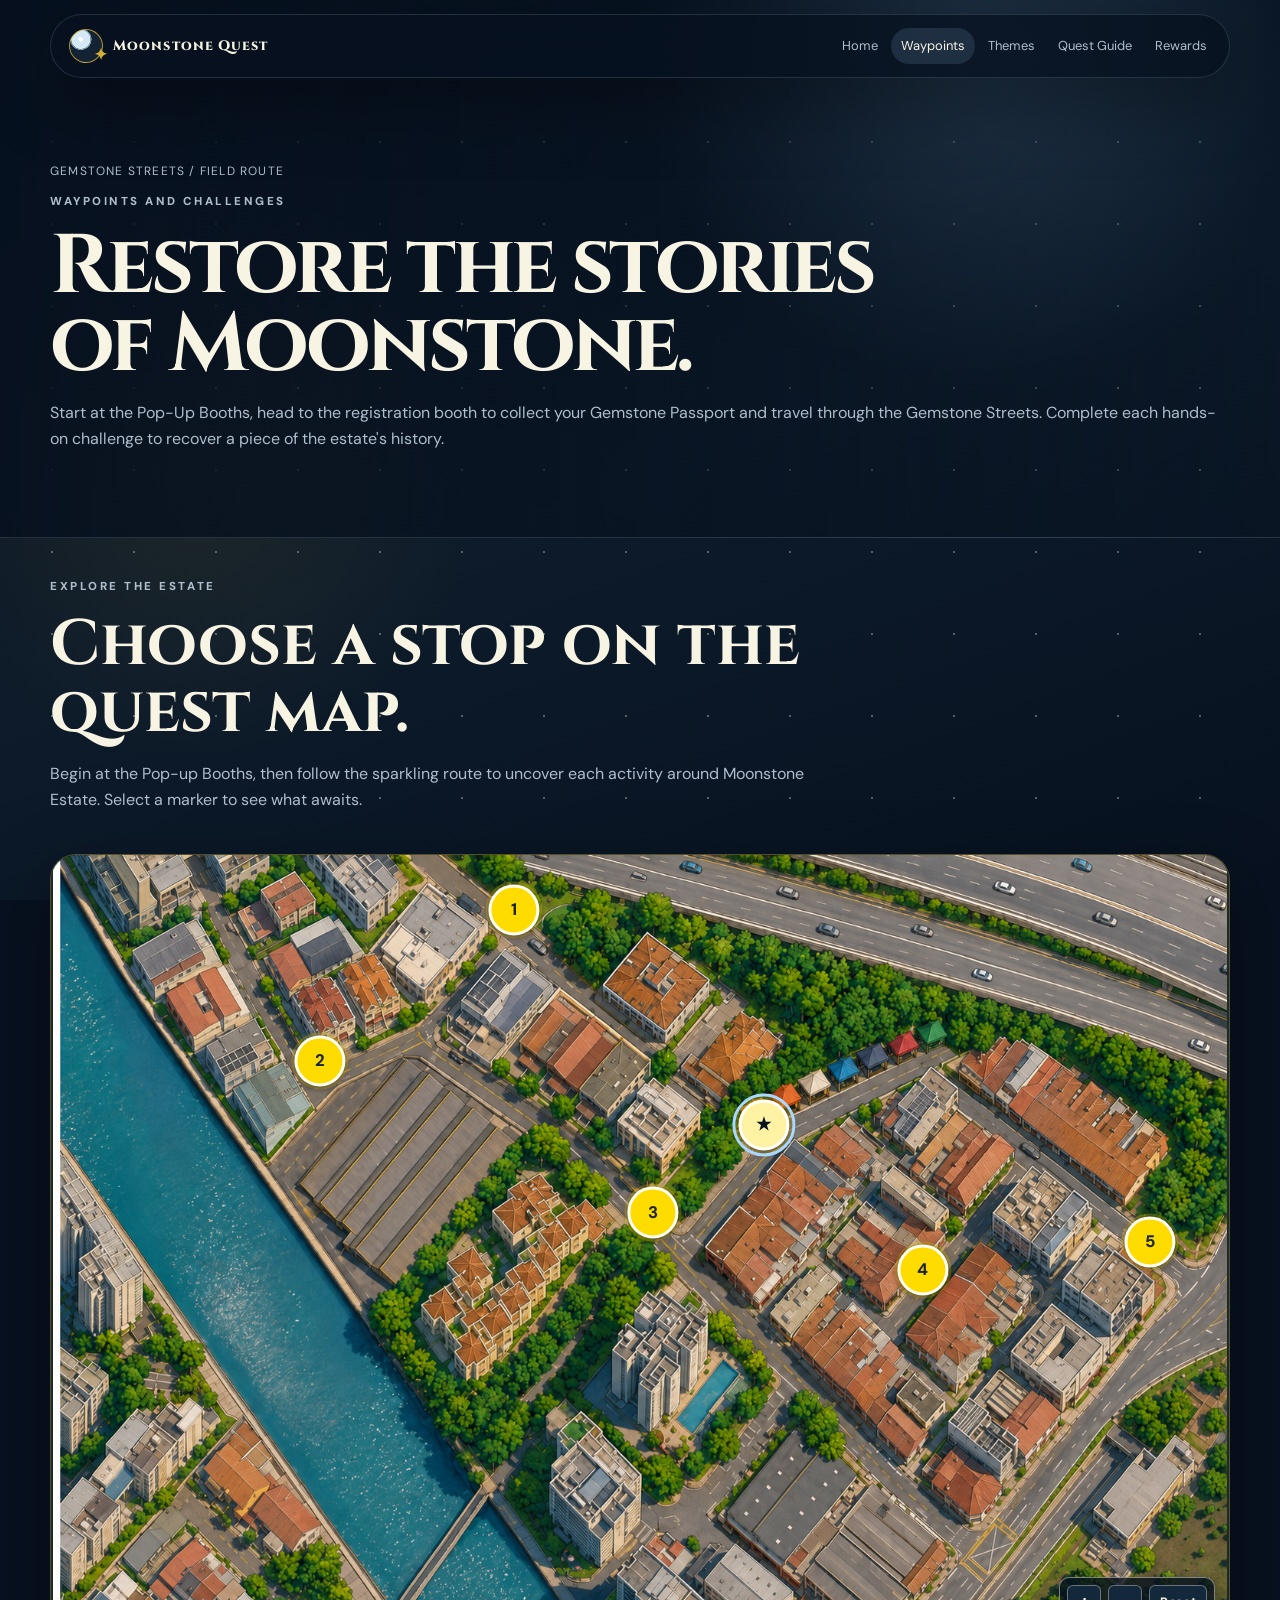
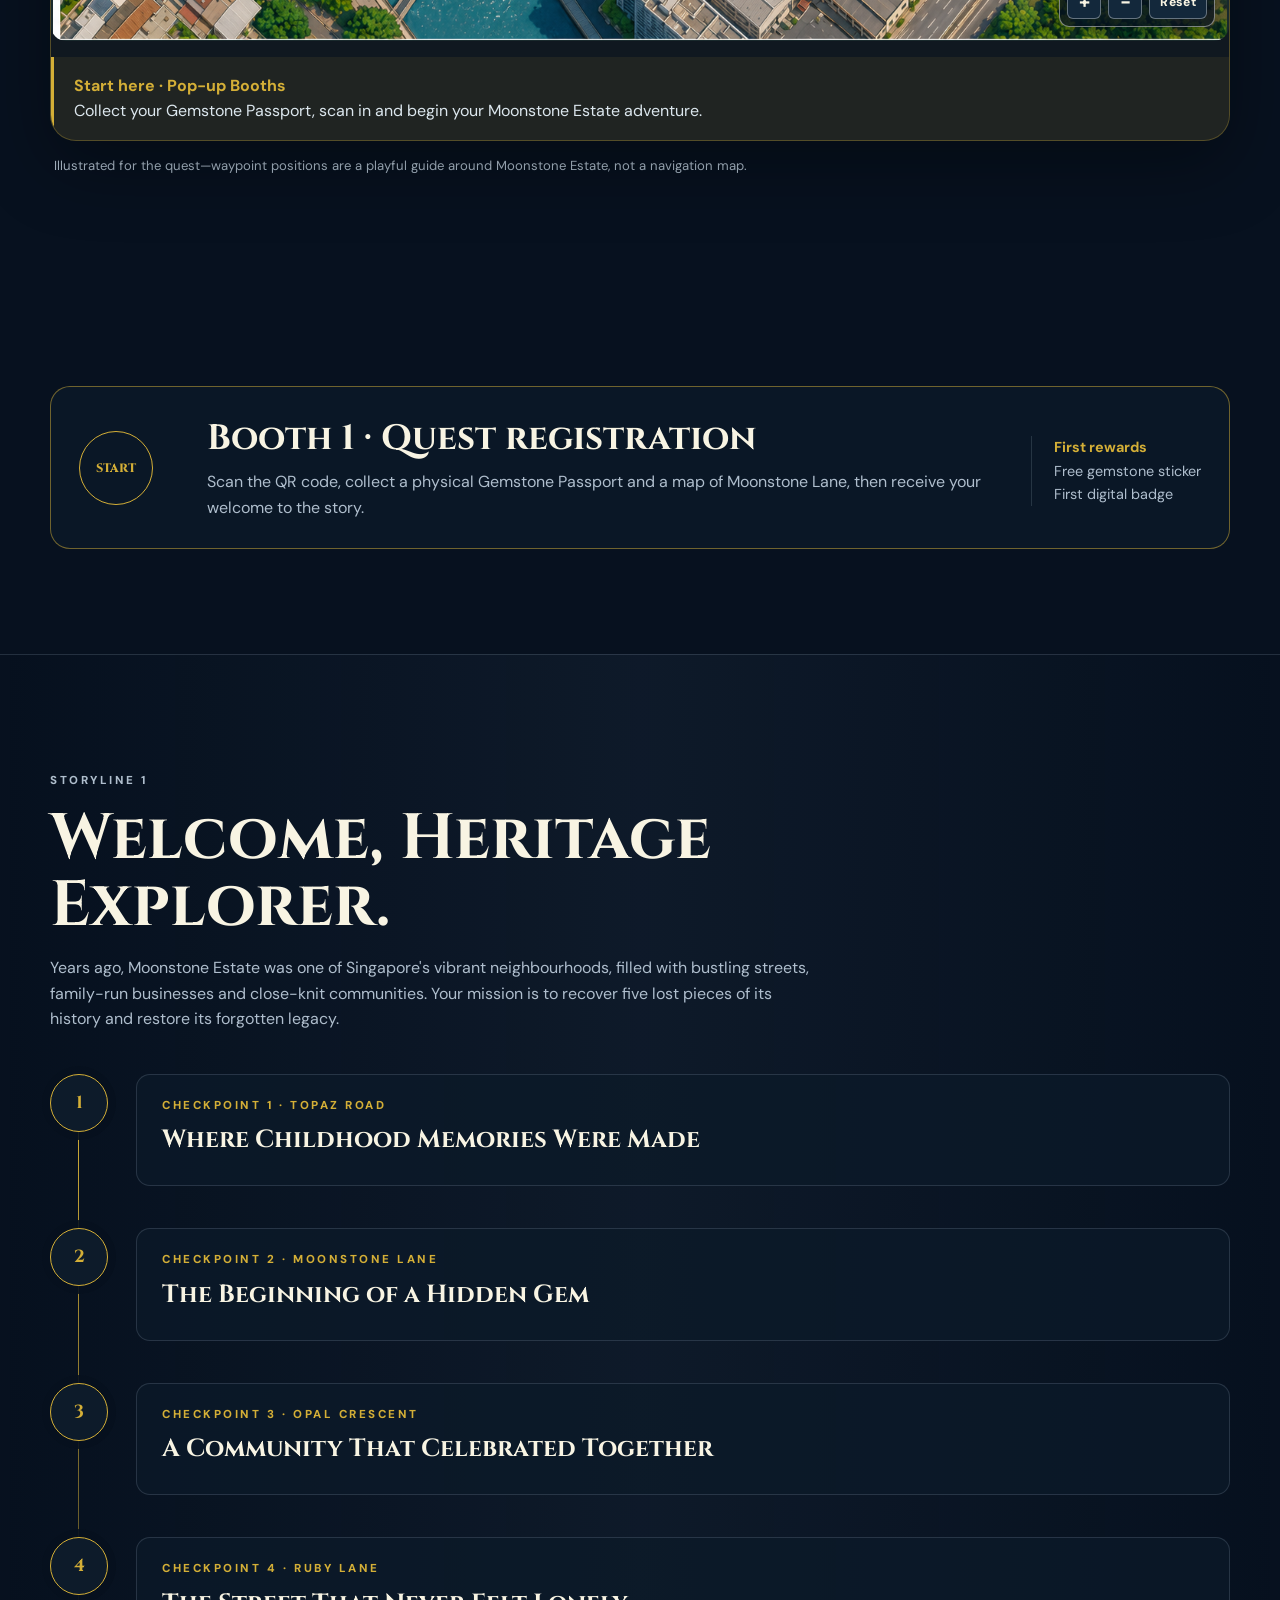
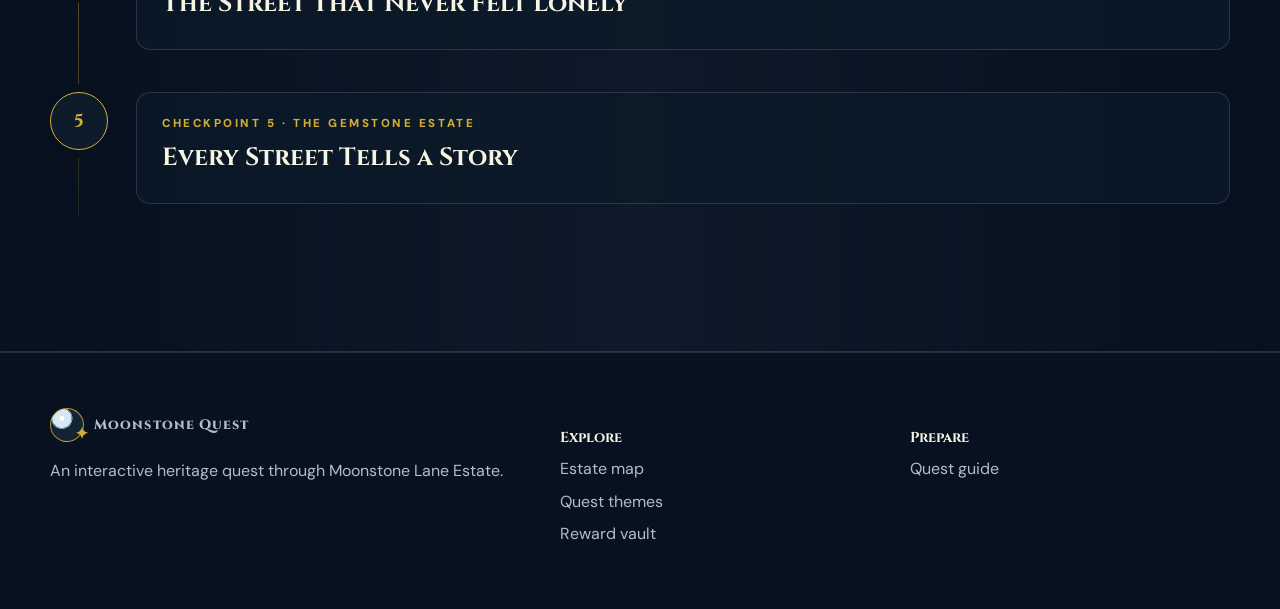
<file: waypoints.html>
<!doctype html>
<html lang="en">
<head><meta charset="utf-8"><meta name="viewport" content="width=device-width,initial-scale=1"><meta name="description" content="Gemstone Streets waypoints and challenges for Moonstone Quest."><title>Gemstone Streets Waypoints | Moonstone Quest</title><link rel="stylesheet" href="assets/css/styles.css"></head>
<body>
<a class="skip-link" href="#main">Skip to content</a>
<header class="site-header"><div class="container nav-wrap"><a class="brand" href="index.html"><span class="brand-mark" aria-hidden="true"></span>Moonstone Quest</a><button class="menu-button" aria-expanded="false" aria-label="Open navigation">☰</button><nav class="nav-links" aria-label="Primary navigation"><a href="index.html">Home</a><a href="waypoints.html" aria-current="page">Waypoints</a><a href="themes.html">Themes</a><a href="quest.html">Quest Guide</a><a href="rewards.html">Rewards</a></nav></div></header>
<main id="main">
  <section class="page-hero"><div class="container"><p class="breadcrumb">Gemstone Streets / Field route</p><p class="eyebrow">Waypoints and challenges</p><h1>Restore the stories of Moonstone.</h1><p>Start at the Pop-Up Booths, head to the registration booth to collect your Gemstone Passport and travel through the Gemstone Streets. Complete each hands-on challenge to recover a piece of the estate's history.</p></div></section>
  <section class="section estate-map-section"><div class="container">
    <div class="section-head"><p class="eyebrow">Explore the estate</p><h2>Choose a stop on the quest map.</h2><p>Begin at the Pop-up Booths, then follow the sparkling route to uncover each activity around Moonstone Estate. Select a marker to see what awaits.</p></div>
    <div class="map-shell map-shell--satellite reveal">
      <div class="map map--satellite" role="region" aria-label="Interactive map of Moonstone Estate waypoints">
        <div class="map-layer">
          <img class="map-image" src="assets/images/moonstone-waypoint-map.png" alt="Illustrated aerial map of Moonstone Estate showing Topaz Road, Moonstone Lane, Ruby Lane and Opal Crescent">
          <button class="node node--waypoint node-one" type="button" aria-pressed="false" data-title="Checkpoint 1 · Topaz Road" data-story="Where Childhood Memories Were Made">1</button>
          <button class="node node--waypoint node-two" type="button" aria-pressed="false" data-title="Checkpoint 2 · Moonstone Lane" data-story="The Beginning of a Hidden Gem">2</button>
          <button class="node node--waypoint node-five" type="button" aria-pressed="false" data-title="Checkpoint 5 · The Gemstone Estate" data-story="Every Street Tells a Story">5</button>
          <button class="node node--waypoint node-four" type="button" aria-pressed="false" data-title="Checkpoint 4 · Ruby Lane" data-story="The Street That Never Felt Lonely">4</button>
          <button class="node node--waypoint node-three" type="button" aria-pressed="false" data-title="Checkpoint 3 · Opal Crescent" data-story="A Community That Celebrated Together">3</button>
          <button class="node node--waypoint node-six" type="button" aria-pressed="true" data-title="Start here · Pop-up Booths" data-story="Collect your Gemstone Passport, scan in and begin your Moonstone Estate adventure."><span aria-hidden="true">★</span><span class="sr-only">Start</span></button>
        </div>
        <div class="map-controls" aria-label="Map zoom controls">
          <button class="map-control" type="button" data-map-zoom="in" aria-label="Zoom in">+</button>
          <button class="map-control" type="button" data-map-zoom="out" aria-label="Zoom out">−</button>
          <button class="map-control map-reset" type="button" data-map-zoom="reset">Reset</button>
        </div>
      </div>
      <div class="map-info" aria-live="polite"><strong>Start here · Pop-up Booths</strong><span>Collect your Gemstone Passport, scan in and begin your Moonstone Estate adventure.</span></div>
    </div>
    <p class="map-note">Illustrated for the quest—waypoint positions are a playful guide around Moonstone Estate, not a navigation map.</p>
  </div></section>
  <section class="section"><div class="container"><div class="route-intro reveal"><span>START</span><div><h2>Booth 1 · Quest registration</h2><p>Scan the QR code, collect a physical Gemstone Passport and a map of Moonstone Lane, then receive your welcome to the story.</p></div><p class="route-reward"><strong>First rewards</strong>Free gemstone sticker<br>First digital badge</p></div></div></div></section>
  <section class="section alt"><div class="container"><div class="section-head"><p class="eyebrow">Storyline 1</p><h2>Welcome, Heritage Explorer.</h2><p>Years ago, Moonstone Estate was one of Singapore's vibrant neighbourhoods, filled with bustling streets, family-run businesses and close-knit communities. Your mission is to recover five lost pieces of its history and restore its forgotten legacy.</p></div>
    <ol class="waypoint-timeline reveal">
      <li class="waypoint"><div class="waypoint-number">1</div><article><p class="eyebrow">Checkpoint 1 · Topaz Road</p><h3>Where Childhood Memories Were Made</h3></article></li>
      <li class="waypoint"><div class="waypoint-number">2</div><article><p class="eyebrow">Checkpoint 2 · Moonstone Lane</p><h3>The Beginning of a Hidden Gem</h3></article></li>
      <li class="waypoint"><div class="waypoint-number">3</div><article><p class="eyebrow">Checkpoint 3 · Opal Crescent</p><h3>A Community That Celebrated Together</h3></article></li>
      <li class="waypoint"><div class="waypoint-number">4</div><article><p class="eyebrow">Checkpoint 4 · Ruby Lane</p><h3>The Street That Never Felt Lonely</h3></article></li>
      <li class="waypoint"><div class="waypoint-number">5</div><article><p class="eyebrow">Checkpoint 5 · The Gemstone Estate</p><h3>Every Street Tells a Story</h3></article></li>
    </ol>
  </div></section>
</main>
<footer class="footer"><div class="container footer-grid"><div><div class="brand"><span class="brand-mark" aria-hidden="true"></span>Moonstone Quest</div><p>An interactive heritage quest through Moonstone Lane Estate.</p></div><div><h3>Explore</h3><a href="waypoints.html">Estate map</a><a href="themes.html">Quest themes</a><a href="rewards.html">Reward vault</a></div><div><h3>Prepare</h3><a href="quest.html">Quest guide</a></div></div></footer><script src="assets/js/main.js"></script>
</body></html>
</file>
<file: assets/css/styles.css>
@import url('https://fonts.googleapis.com/css2?family=Cinzel:wght@500;600;700;800&family=DM+Sans:wght@400;500;600;700&display=swap');
:root{--ink:#07111f;--navy:#0d1b2a;--slate:#1b263b;--steel:#415a77;--gold:#d4af37;--ivory:#f8f4e3;--moon:#a9d8ff;--silver:#dce7ee;--muted:#afbecd;--line:rgba(200,220,238,.15);--panel:rgba(13,27,42,.72);--shadow:0 24px 70px rgba(0,0,0,.35);--radius:20px}*{box-sizing:border-box}html{scroll-behavior:smooth}body{margin:0;background:var(--ink);color:var(--ivory);font-family:'DM Sans',sans-serif;line-height:1.6;overflow-x:hidden}body:before{content:"";position:fixed;inset:0;z-index:-3;background:radial-gradient(circle at 78% 8%,rgba(99,170,224,.12),transparent 25%),radial-gradient(circle at 15% 52%,rgba(212,175,55,.09),transparent 25%),linear-gradient(160deg,#07111f,#0d1b2a 52%,#07111f)}body:after{content:"";position:fixed;inset:0;z-index:-2;opacity:.36;background-image:radial-gradient(#dce7ee 1px,transparent 1.4px);background-size:82px 82px;background-position:11px 19px;pointer-events:none}a{color:inherit;text-decoration:none}.container{width:min(1180px,calc(100% - 40px));margin:auto}.skip-link{position:absolute;left:-999px;top:8px;background:var(--gold);color:var(--ink);padding:10px 16px;z-index:100}.skip-link:focus{left:8px}.site-header{position:sticky;top:14px;z-index:50;margin-bottom:-78px}.nav-wrap{min-height:64px;display:flex;align-items:center;justify-content:space-between;gap:20px;padding:8px 12px 8px 18px;background:rgba(7,17,31,.78);border:1px solid var(--line);border-radius:999px;backdrop-filter:blur(16px);box-shadow:var(--shadow)}.brand{display:flex;align-items:center;gap:10px;font-family:Cinzel,serif;font-size:.86rem;font-weight:800;letter-spacing:.08em;white-space:nowrap}.brand-mark{width:34px;height:34px;border:1px solid rgba(212,175,55,.8);border-radius:50%;background:radial-gradient(circle at 34% 29%,#fff 0 7%,#d5e8f5 8% 30%,#7892a6 31% 34%,#142334 35% 100%);position:relative}.brand-mark:after{content:'✦';position:absolute;right:-6px;bottom:-7px;color:var(--gold);font-size:16px}.nav-links{display:flex;align-items:center;gap:3px}.nav-links a{font-size:.81rem;color:var(--muted);padding:8px 10px;border-radius:999px;transition:.25s}.nav-links a:hover,.nav-links a[aria-current=page]{background:rgba(169,216,255,.13);color:var(--ivory)}.menu-button{display:none;color:var(--ivory);background:transparent;border:0;font:inherit;font-size:1.2rem;padding:9px}.hero{min-height:100vh;display:grid;align-items:center;position:relative;isolation:isolate;padding:150px 0 80px;overflow:hidden}.hero:before{content:"";position:absolute;z-index:-1;inset:0;background:linear-gradient(90deg,rgba(7,17,31,.97) 0%,rgba(7,17,31,.68) 47%,rgba(7,17,31,.08) 100%)}.hero .moon{position:absolute;z-index:-2;right:-7vw;top:8vh;width:min(62vw,780px);aspect-ratio:1;border-radius:50%;background:radial-gradient(circle at 35% 30%,#fff 0 2%,#e6f3ff 5% 21%,#a9d8ff 36%,#4f7592 58%,rgba(18,43,65,.1) 70%,transparent 71%);filter:drop-shadow(0 0 55px rgba(169,216,255,.3));animation:moonFloat 8s ease-in-out infinite}.hero .stars{position:absolute;inset:0;z-index:-1;background-image:radial-gradient(var(--silver) 1px,transparent 1.4px),radial-gradient(var(--gold) 1px,transparent 1.5px);background-size:92px 92px,149px 149px;background-position:20px 33px,60px 20px;opacity:.5;animation:drift 25s linear infinite}.eyebrow{font-size:.72rem;letter-spacing:.22em;font-weight:800;text-transform:uppercase;color:var(--gold);margin-bottom:16px}.hero h1,.page-hero h1{font-family:Cinzel,serif;line-height:.94;letter-spacing:-.045em;font-size:clamp(3.6rem,9vw,8.4rem);max-width:850px;margin:0}.hero h1 em{display:block;color:transparent;background:linear-gradient(120deg,#f8f4e3 10%,#d4af37 55%,#b5dfff);-webkit-background-clip:text;background-clip:text;font-style:normal}.hero-copy{max-width:620px;color:var(--silver);font-size:1.08rem;margin:25px 0}.hero-actions{display:flex;gap:12px;flex-wrap:wrap}.button{display:inline-flex;align-items:center;justify-content:center;gap:8px;border:1px solid var(--line);padding:13px 19px;border-radius:6px;font-weight:800;letter-spacing:.04em;transition:.25s}.button:hover{transform:translateY(-3px);box-shadow:0 10px 28px rgba(169,216,255,.15)}.button.primary{color:#12191e;background:linear-gradient(135deg,#f7e8a8,var(--gold))}.button.secondary{background:rgba(7,17,31,.45)}.stats{display:flex;gap:24px;margin-top:44px}.stat{border-left:1px solid var(--gold);padding-left:12px}.stat strong{display:block;font-family:Cinzel,serif;font-size:1.25rem;color:var(--gold)}.stat span{font-size:.76rem;color:var(--muted);display:block}.scroll-cue{position:absolute;bottom:30px;left:50%;font-size:.68rem;letter-spacing:.17em;color:var(--silver);text-transform:uppercase;transform:translateX(-50%)}.scroll-cue:after{content:'';display:block;width:1px;height:36px;background:var(--gold);margin:9px auto 0;animation:scroll 1.8s infinite}.section{padding:105px 0}.section.alt{background:linear-gradient(90deg,transparent,rgba(65,90,119,.12),transparent);border-block:1px solid var(--line)}.section-head{max-width:760px;margin-bottom:42px}.section-head h2{font:700 clamp(2.2rem,5vw,4.4rem)/1.04 Cinzel,serif;margin:0}.section-head p,.page-hero p,.card p,.muted{color:var(--muted)}.grid-3{display:grid;grid-template-columns:repeat(3,1fr);gap:18px}.grid-2{display:grid;grid-template-columns:repeat(2,1fr);gap:18px}.card{background:linear-gradient(145deg,rgba(27,38,59,.88),rgba(7,17,31,.83));border:1px solid var(--line);border-radius:var(--radius);padding:28px;box-shadow:var(--shadow);transition:transform .3s,border-color .3s,box-shadow .3s}.card:hover{transform:translateY(-7px);border-color:rgba(169,216,255,.48);box-shadow:0 28px 60px rgba(0,0,0,.42),0 0 30px rgba(169,216,255,.08)}.icon{width:48px;height:48px;display:grid;place-items:center;border:1px solid rgba(212,175,55,.5);background:rgba(212,175,55,.08);color:var(--gold);font-size:1.35rem;clip-path:polygon(50% 0,100% 25%,100% 75%,50% 100%,0 75%,0 25%)}h3{font:700 1.2rem Cinzel,serif;margin:20px 0 9px}.card-link{color:var(--gold);font-weight:700;font-size:.88rem}.steps{display:grid;grid-template-columns:repeat(5,1fr);gap:12px}.step{position:relative;padding:18px;border:1px solid var(--line);border-radius:12px;background:rgba(7,17,31,.4)}.step:not(:last-child):after{content:'✦';position:absolute;right:-11px;top:35px;color:var(--gold);z-index:2}.step-no{font:700 1.2rem Cinzel,serif;color:var(--gold)}.page-hero{padding:164px 0 70px;position:relative;background:linear-gradient(90deg,rgba(7,17,31,.9),rgba(7,17,31,.25)),radial-gradient(circle at 75% 10%,rgba(169,216,255,.17),transparent 31%);border-bottom:1px solid var(--line)}.page-hero h1{font-size:clamp(2.7rem,6.5vw,6.2rem);max-width:900px}.breadcrumb{font-size:.75rem;color:var(--moon);letter-spacing:.1em;text-transform:uppercase}.map-shell{position:relative;padding:15px;border:1px solid rgba(212,175,55,.35);border-radius:26px;background:#0a1623;box-shadow:var(--shadow)}.map{height:570px;position:relative;overflow:hidden;border-radius:15px;background:linear-gradient(135deg,rgba(70,89,86,.48),rgba(12,30,42,.9)),repeating-linear-gradient(34deg,transparent 0 50px,rgba(212,175,55,.05) 51px 52px)}.map:before{content:'MOONSTONE LANE  •  HERITAGE ROUTE';position:absolute;inset:0;display:grid;place-items:center;font:700 clamp(1.2rem,3vw,2.8rem) Cinzel,serif;letter-spacing:.25em;color:rgba(248,244,227,.07);transform:rotate(-18deg)}.route{position:absolute;left:12%;top:20%;width:74%;height:56%;border:2px dashed rgba(212,175,55,.65);border-radius:48% 45% 42% 52%;transform:rotate(-9deg)}.node{position:absolute;width:52px;height:52px;border:1px solid var(--gold);border-radius:50%;background:#10253a;color:var(--ivory);font-weight:bold;cursor:pointer;box-shadow:0 0 0 8px rgba(212,175,55,.1),0 0 22px rgba(212,175,55,.3);transition:.25s}.node:hover,.node:focus{transform:scale(1.13);background:var(--gold);color:var(--ink);outline:2px solid var(--moon);outline-offset:4px}.map-info{margin-top:16px;min-height:76px;padding:16px 20px;border-left:3px solid var(--gold);background:rgba(212,175,55,.08)}.map-info strong{display:block;color:var(--gold)}.timeline{position:relative;display:grid;gap:16px}.timeline:before{content:'';position:absolute;top:0;bottom:0;left:140px;width:1px;background:linear-gradient(var(--gold),transparent)}.theme-row{display:grid;grid-template-columns:120px 1fr 1.3fr;gap:22px;align-items:center;padding:20px;border:1px solid var(--line);border-radius:12px;background:var(--panel);transition:.25s}.theme-row:hover,.theme-row.active{border-color:var(--gold);transform:translateX(8px)}.period{color:var(--gold);font-weight:800}.art-placeholder{height:130px;border-radius:10px;background:radial-gradient(circle at 25% 20%,rgba(169,216,255,.45),transparent 18%),linear-gradient(145deg,#415a77,#15283b 55%,#0a1522);position:relative;overflow:hidden}.art-placeholder:after{content:'✦';position:absolute;right:12%;bottom:7%;font-size:3rem;color:rgba(248,244,227,.3)}.season-tabs{display:flex;gap:8px;overflow:auto;margin-bottom:24px}.season-tab{white-space:nowrap;border:1px solid var(--line);background:rgba(7,17,31,.4);color:var(--muted);padding:9px 13px;border-radius:999px;cursor:pointer}.season-tab.active{border-color:var(--gold);color:var(--ivory)}.journal{padding:8px;background:#b8975c;border-radius:9px;box-shadow:var(--shadow);transform:rotate(-1deg)}.journal-inner{padding:35px;background:linear-gradient(90deg,#e1cf9c,#f4e5ba 50%,#ddc58b);color:#302714;min-height:460px}.journal h2,.journal h3{font-family:Cinzel,serif}.progress-bar{height:9px;background:rgba(48,39,20,.2);border-radius:999px;overflow:hidden}.progress-bar span{display:block;width:60%;height:100%;background:linear-gradient(90deg,#8a6430,var(--gold))}.stamps{display:flex;flex-wrap:wrap;gap:12px;margin-top:25px}.stamp{width:58px;height:58px;border:2px dashed #80632e;border-radius:50%;display:grid;place-items:center;font-size:1.2rem;color:#80632e}.stamp.locked{opacity:.35}.passport-spread{display:flex;gap:16px;margin:22px 0 6px;flex-wrap:wrap}.passport-page{width:calc(50% - 8px);height:auto;border-radius:10px;display:block;box-shadow:0 16px 34px rgba(0,0,0,.4);transition:transform .3s ease,box-shadow .3s ease}.passport-cover{transform:rotate(-2.5deg)}.passport-stickers{transform:rotate(2deg)}.passport-spread:hover .passport-cover{transform:rotate(-4deg) translateY(-4px)}.passport-spread:hover .passport-stickers{transform:rotate(3deg) translateY(-4px)}@media(max-width:620px){.passport-page{width:100%}.passport-cover,.passport-stickers{transform:none}.passport-spread:hover .passport-cover,.passport-spread:hover .passport-stickers{transform:none}}.objective{padding:0;border-bottom:1px solid var(--line)}.objective summary{cursor:pointer;padding:18px 0;font:700 1rem Cinzel,serif;color:var(--ivory)}.objective p{margin-top:0;color:var(--muted)}.reward{position:relative;overflow:hidden}.reward:before{content:'';position:absolute;inset:0;background:radial-gradient(circle at 80% 0,rgba(212,175,55,.15),transparent 38%);pointer-events:none}.reward-art{height:130px;display:grid;place-items:center;margin:-28px -28px 20px;background:linear-gradient(135deg,#182c45,#5a4827);font-size:3rem;color:var(--gold);border-bottom:1px solid var(--line)}.rarity{font-size:.7rem;font-weight:800;letter-spacing:.15em;color:var(--moon)}.rarity.legendary{color:var(--gold)}.merchant{padding:0}.merchant-art{height:160px;padding:20px;display:flex;align-items:end;background:linear-gradient(135deg,rgba(13,27,42,.2),rgba(7,17,31,.7)),linear-gradient(45deg,#714f35,#1c3a4b);font:700 1.2rem Cinzel,serif}.merchant .content{padding:24px}.calendar{display:grid;grid-template-columns:repeat(3,1fr);gap:10px}.date{padding:17px;border:1px solid var(--line);border-radius:10px}.date strong{display:block;color:var(--gold)}.notice{padding:18px 20px;border-left:3px solid var(--gold);background:rgba(212,175,55,.08);color:var(--silver)}.footer{border-top:1px solid var(--line);padding:55px 0;color:var(--muted)}.footer-grid{display:grid;grid-template-columns:1.5fr 1fr 1fr;gap:30px}.footer h3{color:var(--ivory);font-size:.9rem}.footer a{display:block;margin:7px 0}.reveal{opacity:0;transform:translateY(20px);transition:opacity .7s ease,transform .7s ease}.reveal.visible{opacity:1;transform:none}@keyframes moonFloat{50%{transform:translateY(15px)}}@keyframes drift{to{background-position:20px 125px,60px 169px}}@keyframes scroll{50%{transform:scaleY(.35);transform-origin:top}}@media(max-width:900px){.nav-links{display:none;position:absolute;top:74px;left:0;right:0;padding:14px;background:#0d1b2a;border:1px solid var(--line);border-radius:18px;box-shadow:var(--shadow)}.nav-links.open{display:grid}.nav-links a{padding:12px}.menu-button{display:block}.grid-3,.steps{grid-template-columns:1fr 1fr}.steps .step:not(:last-child):after{display:none}.timeline:before{left:15px}.theme-row{grid-template-columns:100px 1fr}.art-placeholder{grid-column:2}.map{height:510px}}@media(max-width:620px){.container{width:min(100% - 24px,1180px)}.site-header{top:8px}.nav-wrap{padding-left:13px}.brand{font-size:.74rem}.hero{padding-top:130px}.hero .moon{width:100vw;right:-25vw;top:14vh;opacity:.55}.stats,.grid-3,.grid-2,.steps,.footer-grid{grid-template-columns:1fr}.stats{display:grid}.section{padding:70px 0}.page-hero{padding:125px 0 55px}.map{height:430px}.node{width:42px;height:42px}.timeline:before{display:none}.theme-row{grid-template-columns:1fr;gap:8px}.art-placeholder{grid-column:auto}.calendar{grid-template-columns:1fr}.journal-inner{padding:24px}.scroll-cue{display:none}}@media(prefers-reduced-motion:reduce){*,*:before,*:after{animation-duration:.01ms!important;transition-duration:.01ms!important;scroll-behavior:auto!important}}
/* Theme rotation and Gemstone Streets route */
.upcoming-card{display:flex;align-items:center;justify-content:space-between;gap:28px;margin-bottom:96px;padding:30px 34px;border:1px solid rgba(212,175,55,.65);border-radius:var(--radius);background:radial-gradient(circle at 88% 18%,rgba(212,175,55,.22),transparent 24%),linear-gradient(135deg,rgba(53,43,24,.94),rgba(13,27,42,.9));box-shadow:var(--shadow)}.upcoming-card .eyebrow{margin:0 0 6px}.upcoming-card h2{margin:0;font:700 clamp(2rem,4vw,3.6rem)/1 Cinzel,serif;color:var(--gold)}.upcoming-card p:not(.eyebrow){max-width:660px;margin:14px 0 0;color:var(--silver)}.upcoming-date{flex:0 0 auto;padding:12px 0 12px 28px;border-left:1px solid rgba(212,175,55,.6);font:700 1.15rem/1.1 Cinzel,serif;color:var(--ivory);text-align:center}.upcoming-date small{display:block;margin-top:7px;color:var(--moon);font:600 .7rem DM Sans,sans-serif;letter-spacing:.13em;text-transform:uppercase}.theme-timeline,.waypoint-timeline{list-style:none;padding:0;margin:0;position:relative}.theme-timeline:before,.waypoint-timeline:before{content:'';position:absolute;left:28px;top:30px;bottom:30px;width:1px;background:linear-gradient(var(--gold),rgba(212,175,55,.12))}.theme-event{position:relative;display:grid;grid-template-columns:58px minmax(160px,.6fr) 1.6fr;gap:28px;align-items:start;padding:0 0 38px}.timeline-marker,.waypoint-number{position:relative;z-index:1;width:58px;height:58px;display:grid;place-items:center;border:1px solid var(--gold);border-radius:50%;background:var(--navy);color:var(--gold);font:700 1.1rem Cinzel,serif;box-shadow:0 0 0 8px rgba(7,17,31,.9)}.event-period{padding-top:15px;color:var(--moon);font-weight:800;font-size:.78rem;letter-spacing:.1em}.event-period span{display:block;margin-top:4px;color:var(--muted);font-size:.72rem;letter-spacing:0}.theme-event article,.waypoint article{padding:22px 25px;border:1px solid var(--line);border-radius:14px;background:var(--panel)}.theme-event h3,.waypoint h3{margin:0 0 7px}.theme-event p{margin:0;color:var(--muted)}.theme-event.is-upcoming article{border-color:rgba(212,175,55,.8);background:linear-gradient(135deg,rgba(83,62,27,.54),var(--panel))}.status-pill{display:inline-block;margin-bottom:8px;padding:3px 8px;border-radius:999px;background:var(--gold);color:var(--ink);font-size:.64rem;font-weight:900;letter-spacing:.1em}.feature-list{padding-left:20px;color:var(--muted)}.feature-list li{margin:8px 0}.route-intro{display:grid;grid-template-columns:100px 1fr auto;gap:28px;align-items:center;padding:28px;border:1px solid rgba(212,175,55,.5);border-radius:var(--radius);background:var(--panel)}.route-intro>span{display:grid;place-items:center;width:74px;height:74px;border-radius:50%;border:1px solid var(--gold);color:var(--gold);font:800 .75rem Cinzel,serif}.route-intro h2{margin:0;font:700 clamp(1.5rem,3vw,2.2rem) Cinzel,serif}.route-intro p{margin:7px 0 0;color:var(--muted)}.route-reward{padding-left:22px;border-left:1px solid var(--line);font-size:.9rem}.route-reward strong{display:block;color:var(--gold)}.waypoint{position:relative;display:grid;grid-template-columns:58px 1fr;gap:28px;padding-bottom:42px}.waypoint .eyebrow{margin:0 0 8px}.waypoint h3{font-size:1.55rem}.story-copy{margin:0;color:var(--silver);font-size:1.02rem}.challenge{margin:22px 0;padding:21px;border:1px solid rgba(169,216,255,.28);border-radius:10px;background:rgba(7,17,31,.45)}.challenge h4{margin:0 0 10px;color:var(--moon);font:700 1rem Cinzel,serif}.challenge p{margin:10px 0;color:var(--muted)}.challenge .token{margin-bottom:0;color:var(--gold);font-weight:700}.waypoint-close{margin:0;color:var(--silver);font-style:italic}
@media(max-width:620px){.upcoming-card,.route-intro{display:block;padding:24px}.upcoming-date{display:inline-block;margin-top:20px;padding:12px 0 0;border:0;border-top:1px solid rgba(212,175,55,.6)}.theme-event{grid-template-columns:46px 1fr;gap:16px;padding-bottom:28px}.theme-timeline:before,.waypoint-timeline:before{left:22px}.timeline-marker,.waypoint-number{width:46px;height:46px}.event-period{grid-column:2;padding-top:0}.theme-event article{grid-column:2}.waypoint{grid-template-columns:46px 1fr;gap:16px;padding-bottom:28px}.waypoint article{padding:18px}.route-intro>span{margin-bottom:16px}.route-reward{margin-top:18px;padding:15px 0 0;border-left:0;border-top:1px solid var(--line)}}

/* Illustrated Moonstone Estate waypoint map */
.estate-map-section{padding-top:28px}.map{isolation:isolate;background:linear-gradient(145deg,#b9e4dd 0 38%,#8fc8b6 38% 100%)}.map:before{display:none}.map-skyline,.map-river,.map-pie,.map-road,.estate-block,.estate-tree,.map-route,.map-label{position:absolute}.map-skyline{inset:8% 8% auto 41%;height:24%;width:48%;display:flex;align-items:end;gap:2%;z-index:0}.map-skyline span{flex:1;border:4px solid #5c7890;border-bottom:0;border-radius:9px 9px 0 0;background:repeating-linear-gradient(90deg,#d8e2df 0 9px,#f7edd5 10px 14px);box-shadow:0 4px 0 rgba(48,74,91,.2)}.map-skyline span:nth-child(1){height:65%}.map-skyline span:nth-child(2){height:92%}.map-skyline span:nth-child(3){height:50%}.map-skyline span:nth-child(4){height:78%}.map-river{z-index:0;inset:-10% auto -10% -8%;width:31%;border-radius:48%;background:#73cfe2;border-right:8px solid rgba(255,255,255,.65);transform:rotate(-16deg);box-shadow:inset -12px 0 rgba(63,154,181,.22)}.map-river span{position:absolute;top:57%;left:16%;color:#207e9c;font:700 1.2rem Cinzel,serif;letter-spacing:.1em;transform:rotate(72deg);white-space:nowrap}.map-pie{z-index:1;top:2%;left:-5%;width:113%;height:14%;border:7px solid #eff3e7;border-radius:50%;background:#6e91a8;transform:rotate(8deg);box-shadow:inset 0 -10px #466d8a}.map-pie:after{content:'';position:absolute;inset:35% 0;border-block:3px dashed #dae8d9}.map-pie span{position:absolute;left:56%;top:25%;font:800 1.45rem Cinzel,serif;color:#fff;letter-spacing:.14em}.map-road{z-index:1;height:34px;border:5px solid #ecf1e8;border-radius:999px;background:#8da2aa;box-shadow:inset 0 0 0 7px #bfcbd0}.map-road span{position:absolute;color:#4b6672;font:700 .75rem Cinzel,serif;white-space:nowrap}.moonstone-road{left:44%;top:55%;width:40%;transform:rotate(48deg)}.moonstone-road span{top:35px;left:34%;transform:rotate(-48deg)}.opal-road{left:69%;top:45%;width:25%;transform:rotate(-48deg)}.opal-road span{top:-25px;left:32%;transform:rotate(48deg)}.topaz-road{left:25%;top:29%;width:33%;transform:rotate(47deg)}.topaz-road span{top:-24px;left:20%;transform:rotate(-47deg)}.estate-block{z-index:0;border:3px solid rgba(93,116,129,.35);border-radius:8px;background:repeating-linear-gradient(45deg,#f5e8ca 0 19px,#d9ccad 20px 23px);box-shadow:4px 5px 0 rgba(61,91,93,.14)}.block-one{left:38%;top:32%;width:16%;height:21%;transform:rotate(23deg)}.block-two{left:56%;top:39%;width:13%;height:19%;transform:rotate(-15deg)}.block-three{left:75%;top:50%;width:14%;height:19%;transform:rotate(29deg)}.block-four{left:35%;top:68%;width:17%;height:16%;transform:rotate(-27deg)}.estate-tree{z-index:1;width:37px;height:37px;border:4px solid #527953;border-radius:50%;background:radial-gradient(circle at 35% 30%,#c2e69b 0 15%,#74af69 16% 56%,#3d744d 58%)}.tree-one{left:20%;top:38%}.tree-two{left:28%;top:72%}.tree-three{left:83%;top:69%}.map-route{z-index:2;inset:0;width:100%;height:100%;pointer-events:none}.map-route path{fill:none;stroke:#d4af37;stroke-width:6;stroke-dasharray:9 13;filter:drop-shadow(0 2px 1px rgba(7,17,31,.4))}.node{z-index:3;display:grid;place-items:center;gap:1px;width:70px;height:70px;padding:0;transform:translate(-50%,-50%);border:3px solid #fff;border-radius:50%;background:#314c70;color:#fff;font:800 1.05rem Cinzel,serif;box-shadow:0 4px 0 #16304d,0 0 0 6px rgba(255,255,255,.3)}.node span{line-height:1}.node b{font:800 .49rem DM Sans,sans-serif;letter-spacing:.02em;text-transform:uppercase}.node.start-node{background:#d7773e;box-shadow:0 4px 0 #914326,0 0 0 6px rgba(255,255,255,.35)}.node:hover,.node:focus,.node[aria-pressed=true]{transform:translate(-50%,-50%) scale(1.1);background:var(--gold);color:#172438;outline:3px solid var(--moon);outline-offset:4px}.node.start-node[aria-pressed=true]{background:#e9924a}.map-label{z-index:2;margin:0;font:800 clamp(1rem,2.4vw,2rem)/.95 Cinzel,serif;text-transform:uppercase;letter-spacing:.05em;text-shadow:0 2px #fff}.estate-label{left:50%;top:42%;color:#6c536f;transform:rotate(-10deg)}.popup-label{left:58%;top:9%;color:#a94b38;transform:rotate(7deg)}.map-note{margin:14px 4px 0;color:var(--muted);font-size:.82rem}.map-info{position:relative;z-index:4}.map-info span{color:var(--silver)}
@media(max-width:620px){.map{height:410px}.map-skyline{left:44%;width:52%}.map-pie{height:12%}.map-river{width:35%}.node{width:55px;height:55px;font-size:.9rem}.node b{font-size:.41rem}.map-label{font-size:.85rem}.map-route path{stroke-width:8}.map-road{height:25px;border-width:3px;box-shadow:inset 0 0 0 5px #bfcbd0}.map-road span,.map-river span{display:none}}
/* Keep the passport imagery on the page itself instead of inside a paper panel. */
.journal{padding:8px;background:transparent;border-radius:0;box-shadow:none;transform:none}
.journal-inner{background:transparent;color:var(--ivory)}
.journal-inner .eyebrow{color:var(--gold)!important}
.journal-inner>p{color:var(--silver)}
.journal-inner h2,.journal-inner strong{color:var(--ivory)}
.progress-bar{background:rgba(248,244,227,.2)}

/* Keep the passport and its objectives together without unused vertical space. */
.quest-passport-layout{display:grid;grid-template-columns:minmax(0,1.15fr) minmax(320px,.85fr);gap:clamp(32px,5vw,72px);align-items:center}
.quest-passport-layout .journal-inner{min-height:0;padding:0}
.quest-passport-layout .passport-spread{max-width:560px;margin:22px 0 6px;flex-wrap:nowrap}
.quest-passport-layout .passport-page{width:calc(50% - 8px)}
.quest-objectives h2{margin:0 0 18px;font:700 clamp(1.8rem,3.2vw,2.7rem)/1.1 Cinzel,serif}
@media(max-width:760px){.quest-passport-layout{grid-template-columns:1fr;gap:46px;align-items:start}.quest-passport-layout .passport-spread{max-width:100%;flex-wrap:wrap}}

/* Interactive illustrated waypoint map */
.sr-only{position:absolute;width:1px;height:1px;padding:0;margin:-1px;overflow:hidden;clip:rect(0,0,0,0);white-space:nowrap;border:0}.map-shell--satellite{padding:0;overflow:hidden;background:#101820}.map--satellite{position:relative;height:auto;aspect-ratio:3/2;overflow:hidden;background:#1a2a2d;cursor:grab;touch-action:none}.map--satellite:before{display:none}.map--satellite.is-dragging{cursor:grabbing}.map-layer{position:absolute;inset:0;transform-origin:50% 50%;will-change:transform}.map-image{display:block;width:100%;height:100%;object-fit:contain;user-select:none;pointer-events:none}.map--satellite .node--waypoint{position:absolute;z-index:3;width:clamp(34px,4vw,52px);height:clamp(34px,4vw,52px);padding:0;display:grid;place-items:center;transform:translate(-50%,-50%);border:3px solid rgba(255,255,255,.95);border-radius:50%;background:#ffdc00;color:#1c2630;font:800 clamp(.75rem,1.5vw,1.05rem)/1 DM Sans,sans-serif;box-shadow:0 2px 8px rgba(0,0,0,.5),0 0 0 3px rgba(255,220,0,.28);cursor:pointer;touch-action:manipulation}.map--satellite .node--waypoint:hover,.map--satellite .node--waypoint:focus,.map--satellite .node--waypoint[aria-pressed=true]{background:#fff3a3;color:#07111f;outline:3px solid var(--moon);outline-offset:3px}.map--satellite .node--waypoint span{display:block}.node-one{left:34.0%;top:18.0%}.node-two{left:33.1%;top:37.5%}.node-three{left:55.2%;top:50.2%}.node-four{left:78.3%;top:60.8%}.node-five{left:89.3%;top:50.3%}.map-controls{position:absolute;z-index:5;right:14px;bottom:14px;display:flex;gap:7px;padding:7px;border:1px solid rgba(255,255,255,.45);border-radius:10px;background:rgba(7,17,31,.8);box-shadow:0 4px 14px rgba(0,0,0,.35)}.map-control{min-width:34px;height:34px;padding:0 10px;border:1px solid rgba(255,255,255,.35);border-radius:6px;background:#13283b;color:var(--ivory);font:800 1.2rem/1 DM Sans,sans-serif;cursor:pointer}.map-control:hover,.map-control:focus{background:var(--gold);color:var(--ink);outline:2px solid var(--moon);outline-offset:2px}.map-reset{font-size:.76rem;letter-spacing:.03em}.map-shell--satellite+.map-note{font-size:.82rem}@media(max-width:620px){.map--satellite .node--waypoint{width:38px;height:38px;border-width:2px}.map-controls{right:8px;bottom:8px;gap:5px;padding:5px}.map-control{min-width:32px;height:32px}.map-reset{padding:0 8px}}
/* Waypoints aligned to the marked booth locations on the estate image. */
.node-one{left:39.3%;top:7.0%}
.node-two{left:22.8%;top:26.2%}
.node-three{left:51.1%;top:45.5%}
.node-four{left:74.0%;top:52.8%}
.node-five{left:93.3%;top:49.3%}
.node-six{left:60.5%;top:34.4%}

/* Location page */
.travel-grid{align-items:stretch}.travel-card{position:relative}.travel-card ol{padding-left:22px;color:var(--silver)}.travel-card li{padding-left:4px;margin:10px 0}.travel-icon{font-size:2rem}.travel-time{padding-top:12px;border-top:1px solid var(--line);color:var(--moon);font-size:.9rem}.area-map,.arrival-map{position:relative;overflow:hidden;border:1px solid rgba(212,175,55,.45);border-radius:20px;background:linear-gradient(135deg,#22475a,#345e56 48%,#1e3941);box-shadow:var(--shadow)}.area-map{height:min(62vw,580px);min-height:380px}.area-map:before{content:'';position:absolute;inset:18% -5% auto -5%;height:74px;background:#6a7780;border-block:7px solid #d9ded5;transform:rotate(8deg)}.area-map:after{content:'';position:absolute;left:17%;top:-12%;width:26%;height:130%;border-radius:50%;background:#1c9bc0;border-inline:6px solid rgba(236,248,248,.8);transform:rotate(-18deg)}.area-road,.area-river,.area-station,.area-pin{position:absolute;z-index:1}.pie-label{top:21%;left:50%;font:800 2rem Cinzel,serif;color:white}.topaz-label{top:39%;left:39%;font:700 1rem Cinzel,serif;color:#f8f4e3;transform:rotate(35deg)}.moonstone-label{top:64%;left:56%;font:700 1rem Cinzel,serif;color:#f8f4e3;transform:rotate(46deg)}.area-river{top:58%;left:12%;font:700 clamp(1rem,3vw,2rem) Cinzel,serif;color:#d9f7ff;transform:rotate(65deg)}.area-station{right:8%;bottom:15%;padding:7px 10px;border-radius:8px;background:#102b42;color:#fff;font-weight:700}.area-pin{left:57%;top:49%;display:grid;place-items:center;width:54px;height:54px;border:3px solid #fff;border-radius:50% 50% 50% 0;background:#d7773e;color:#fff;transform:rotate(-45deg);box-shadow:0 3px 9px #0008}.area-pin b{position:absolute;left:43px;top:52px;width:max-content;color:#fff;font:700 .9rem Cinzel,serif;transform:rotate(45deg);text-shadow:0 1px 2px #000}.arrival-map{height:min(52vw,500px);min-height:340px;background:linear-gradient(135deg,#627c62,#344d40)}.arrival-pie{position:absolute;inset:7% -4% auto;height:24%;display:grid;place-items:center;border-block:8px solid #e6e9e3;background:#55616b;color:#fff;font:800 clamp(1.2rem,3vw,2.4rem) Cinzel,serif;letter-spacing:.12em;transform:rotate(3deg)}.arrival-topaz{position:absolute;left:19%;top:31%;height:62%;width:16%;display:grid;place-items:center;background:#6d7475;border-inline:6px solid #e6e9e3;color:#fff;font:700 1rem Cinzel,serif;transform:rotate(-28deg)}.arrival-estate{position:absolute;right:16%;bottom:12%;width:46%;height:50%;padding:24px;border:4px solid #b9d6ab;border-radius:20px;background:repeating-linear-gradient(35deg,#c9b28d 0 26px,#8d6748 28px 32px);color:#172438;font:800 clamp(1rem,3vw,1.8rem) Cinzel,serif}.shop-row{position:absolute;inset:auto 8% 13%;height:28%;border-radius:8px;background:repeating-linear-gradient(90deg,#e9c487 0 30px,#8f523c 31px 34px)}.arrival-marker{position:absolute;z-index:3;display:flex;align-items:center;gap:8px;color:#fff;font-weight:800;text-shadow:0 1px 2px #000}.arrival-marker span{display:grid;place-items:center;width:45px;height:45px;border:3px solid #fff;border-radius:50%;box-shadow:0 2px 8px #0008}.entrance-marker{left:29%;top:34%}.entrance-marker span{background:#258bd0}.booth-marker{right:27%;top:48%}.booth-marker span{background:#d4af37;color:#172438}.arrival-arrow{position:absolute;z-index:2;left:44%;top:47%;color:#f7de70;font-size:clamp(3rem,8vw,7rem);text-shadow:0 2px 4px #000}.map-legend{display:flex;gap:18px;flex-wrap:wrap;margin-top:14px;color:var(--silver);font-size:.85rem}.map-legend span{display:flex;align-items:center;gap:7px}.map-legend i{width:13px;height:13px;border-radius:50%;border:2px solid white}.legend-entrance{background:#258bd0}.legend-booth{background:#d4af37}.legend-estate{background:#8fb37b}.visitor-info{display:grid;grid-template-columns:1fr 1.3fr;gap:30px;align-items:center}.visitor-info h2{font:700 clamp(2rem,4vw,3rem)/1.1 Cinzel,serif;margin:0}.visitor-info ul{margin:0;padding-left:20px;color:var(--silver)}.visitor-info li{margin:9px 0}@media(max-width:620px){.area-map{height:74vw;min-height:300px}.arrival-map{height:78vw;min-height:300px}.arrival-estate{right:8%;width:53%;padding:16px}.arrival-marker{font-size:.72rem}.entrance-marker{left:20%}.booth-marker{right:9%}.arrival-arrow{left:39%;top:49%}.visitor-info{grid-template-columns:1fr;gap:20px}}
/* Leaflet location map and estate guide */
.location-intro-grid{display:grid;grid-template-columns:minmax(0,1fr) minmax(370px,.9fr);gap:38px;align-items:center}.location-hero .location-map-card{border:1px solid rgba(212,175,55,.5);border-radius:18px;overflow:hidden;background:#0d1b2a;box-shadow:var(--shadow)}.location-map{min-height:420px;width:100%;background:#1b263b}.location-map .leaflet-popup-content-wrapper,.location-map .leaflet-popup-tip{background:#0d1b2a;color:var(--ivory)}.location-map .leaflet-popup-content{font-family:'DM Sans',sans-serif}.location-map .leaflet-control-zoom a{background:#10253a;color:var(--ivory);border-color:var(--line)}.map-open-link{width:100%;border:0;border-top:1px solid var(--line);border-radius:0}@media(max-width:900px){.location-intro-grid{grid-template-columns:1fr}.location-hero .location-map-card{max-width:720px}.location-map{min-height:420px}}@media(max-width:620px){.location-map{min-height:360px}.guide-marker{gap:4px}.guide-entrance{left:39%;top:16%}.guide-booths{left:55%;top:29%}.guide-estate-label{left:48%;top:43%}}
.estate-location-pin{background:transparent;border:0}.estate-location-pin span{display:grid;place-items:center;width:42px;height:42px;border:3px solid #fff;border-radius:50% 50% 50% 0;background:#d7773e;color:#fff;font:800 1.5rem/1 'DM Sans',sans-serif;box-shadow:0 3px 8px rgba(0,0,0,.45);transform:rotate(-45deg)}.estate-location-pin span::first-letter{transform:rotate(45deg)}
/* Repaired Location map and SVG estate guide */
.location-map-frame{position:relative;width:100%;overflow:hidden;border:2px solid rgba(212,175,55,.72);border-radius:20px;background:#10263a;box-shadow:var(--shadow)}.location-map{width:100%;height:480px;min-height:480px;position:relative;z-index:0}.location-map .leaflet-pane,.location-map .leaflet-control{transform:none}.location-map .leaflet-tile,.location-map .leaflet-container img{max-width:none!important;max-height:none!important;object-fit:initial!important}.location-map .leaflet-tooltip{background:#0d1b2a;color:#f8f4e3;border:1px solid #d4af37;font:700 .74rem 'DM Sans',sans-serif;box-shadow:none}.location-reset{position:absolute;z-index:1000;right:12px;bottom:12px;border:1px solid rgba(248,244,227,.5);border-radius:7px;padding:9px 12px;background:#0d1b2a;color:#f8f4e3;font:700 .75rem 'DM Sans',sans-serif;cursor:pointer}.location-reset:hover,.location-reset:focus{background:#d4af37;color:#07111f;outline:2px solid #a9d8ff;outline-offset:2px}.estate-guide-svg{width:100%;overflow:hidden;border:2px solid rgba(212,175,55,.65);border-radius:20px;background:#10263a;box-shadow:var(--shadow)}.estate-guide-svg svg{display:block;width:100%;height:auto}.svg-road{fill:#f8f4e3;font:800 29px Cinzel,serif;letter-spacing:5px}.svg-river{fill:#d8f5f1;font:800 29px Cinzel,serif;transform:rotate(62deg);transform-origin:104px 453px}.svg-label{fill:#f8f4e3;font:700 22px Cinzel,serif;paint-order:stroke;stroke:#10263a;stroke-width:6px}.svg-caption{fill:#f8f4e3;font:700 20px 'DM Sans',sans-serif;paint-order:stroke;stroke:#10263a;stroke-width:5px}.svg-marker{fill:#fff;font:800 25px 'DM Sans',sans-serif}.svg-estate{fill:#f8f4e3;font:800 32px Cinzel,serif}.svg-note{fill:#afbecd;font:600 16px 'DM Sans',sans-serif}@media(max-width:620px){.location-map{height:360px;min-height:360px}.location-reset{right:8px;bottom:8px}.svg-road{font-size:22px}.svg-label{font-size:17px}.svg-caption{font-size:16px}.svg-estate{font-size:24px}}
/* Leaflet tile reset: keep OpenStreetMap's 256px tiles under Leaflet control. */
.location-map{width:100%;height:500px;min-height:500px;position:relative;overflow:hidden}.location-map.leaflet-container{width:100%;height:500px;min-height:500px}.location-map .leaflet-tile-pane img.leaflet-tile{max-width:none!important;max-height:none!important;width:256px!important;height:256px!important;object-fit:fill!important}.location-map img{max-width:none!important;max-height:none!important;object-fit:fill!important}@media(max-width:620px){.location-map,.location-map.leaflet-container{height:380px;min-height:380px}}
/* Entrance and booth guide image */
.entrance-booths-map{width:100%;max-width:1080px;margin:0 auto}.entrance-booths-map a{display:block}.entrance-booths-map img{display:block;width:100%;height:auto;object-fit:contain;border:2px solid rgba(212,175,55,.72);border-radius:20px;box-shadow:var(--shadow)}.entrance-booths-map a:focus-visible img{outline:3px solid var(--moon);outline-offset:4px}.entrance-booths-map figcaption{margin-top:14px;color:var(--silver);font-size:.9rem;text-align:center}@media(max-width:620px){.entrance-booths-map img{border-radius:14px}}
/* Quest rewards and sticker redemption */
.reward-hero{padding-bottom:88px}.reward-hero-grid{display:grid;grid-template-columns:minmax(0,.9fr) minmax(420px,1.1fr);gap:clamp(40px,7vw,92px);align-items:center}.reward-hero h1{font-size:clamp(2.7rem,5.8vw,5.5rem)}.reward-hero .button{margin-top:18px}.sticker-preview{position:relative;margin:0;padding:12px;border:1px solid rgba(212,175,55,.55);border-radius:18px;background:rgba(248,244,227,.96);box-shadow:0 30px 70px rgba(0,0,0,.42);transform:rotate(1.2deg)}.reward-option-label{position:absolute;z-index:1;top:-16px;right:24px;padding:8px 13px;border:1px solid #f5dc78;border-radius:999px;background:var(--gold);box-shadow:0 8px 20px rgba(0,0,0,.3);color:var(--ink);font-size:.68rem;font-weight:900;letter-spacing:.1em;text-transform:uppercase}.sticker-preview img{display:block;width:100%;height:auto;border-radius:9px}.sticker-preview figcaption{padding:12px 8px 2px;color:#3b3324;font-size:.78rem;font-weight:800;letter-spacing:.1em;text-align:center;text-transform:uppercase}.reward-how{padding-bottom:90px}.reward-steps{display:grid;grid-template-columns:repeat(3,1fr);gap:18px}.reward-steps article{display:flex;gap:18px;padding:25px;border-top:1px solid rgba(212,175,55,.65);background:linear-gradient(145deg,rgba(27,38,59,.7),rgba(7,17,31,.45))}.reward-steps article>span{color:var(--gold);font:700 1.6rem Cinzel,serif}.reward-steps h3{margin:3px 0 8px;font-size:1rem}.reward-steps p{margin:0;color:var(--muted)}.partner-reward{min-height:270px}.partner-icon{display:grid;place-items:center;width:62px;height:62px;margin-bottom:24px;border:1px solid rgba(212,175,55,.5);border-radius:50%;background:rgba(212,175,55,.09);font-size:1.8rem}.partner-reward .rarity{margin:0}.partner-reward h3{margin-top:10px}.local-rewards .notice{margin:28px 0 0}@media(max-width:900px){.reward-hero-grid{grid-template-columns:1fr}.sticker-preview{max-width:680px;transform:none}.reward-steps{grid-template-columns:1fr}}@media(max-width:620px){.reward-hero{padding-bottom:65px}.reward-hero-grid{gap:34px}.sticker-preview{padding:7px;border-radius:12px}.reward-steps article{padding:20px}}
</file>
